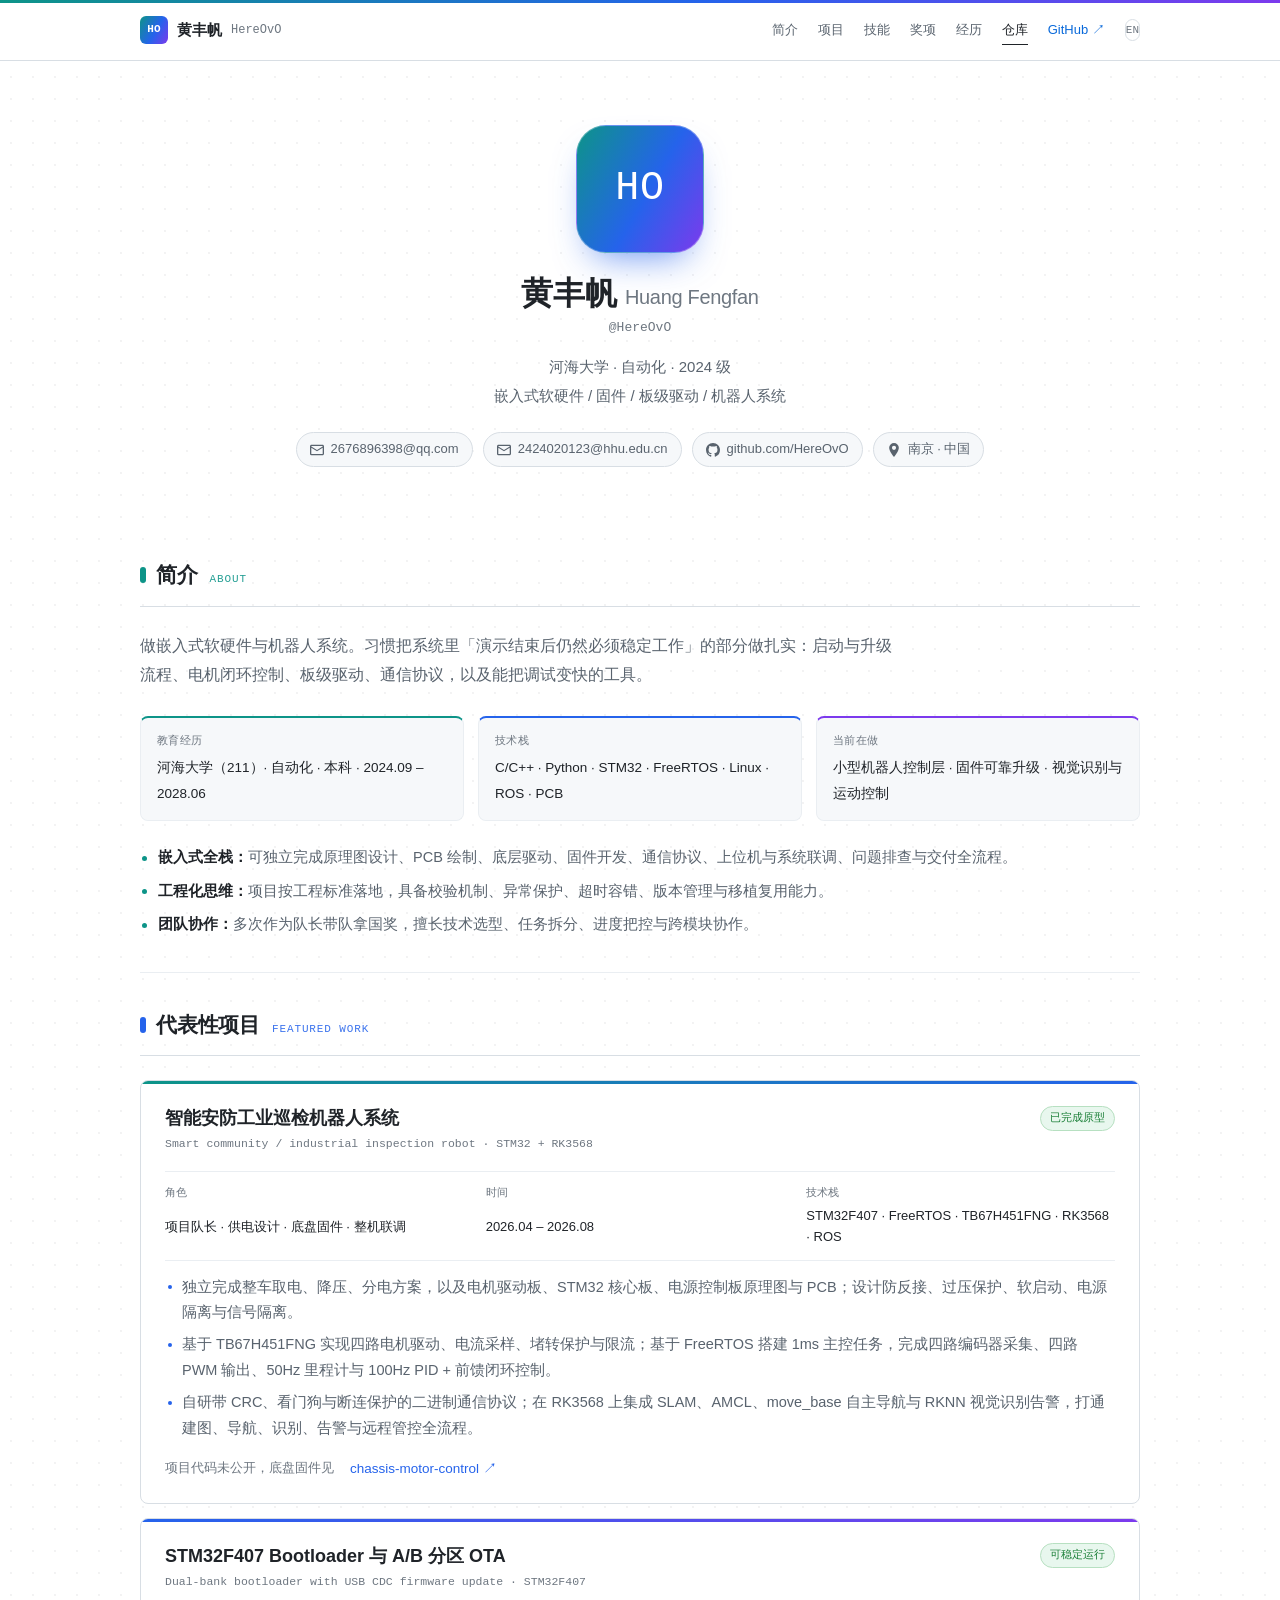
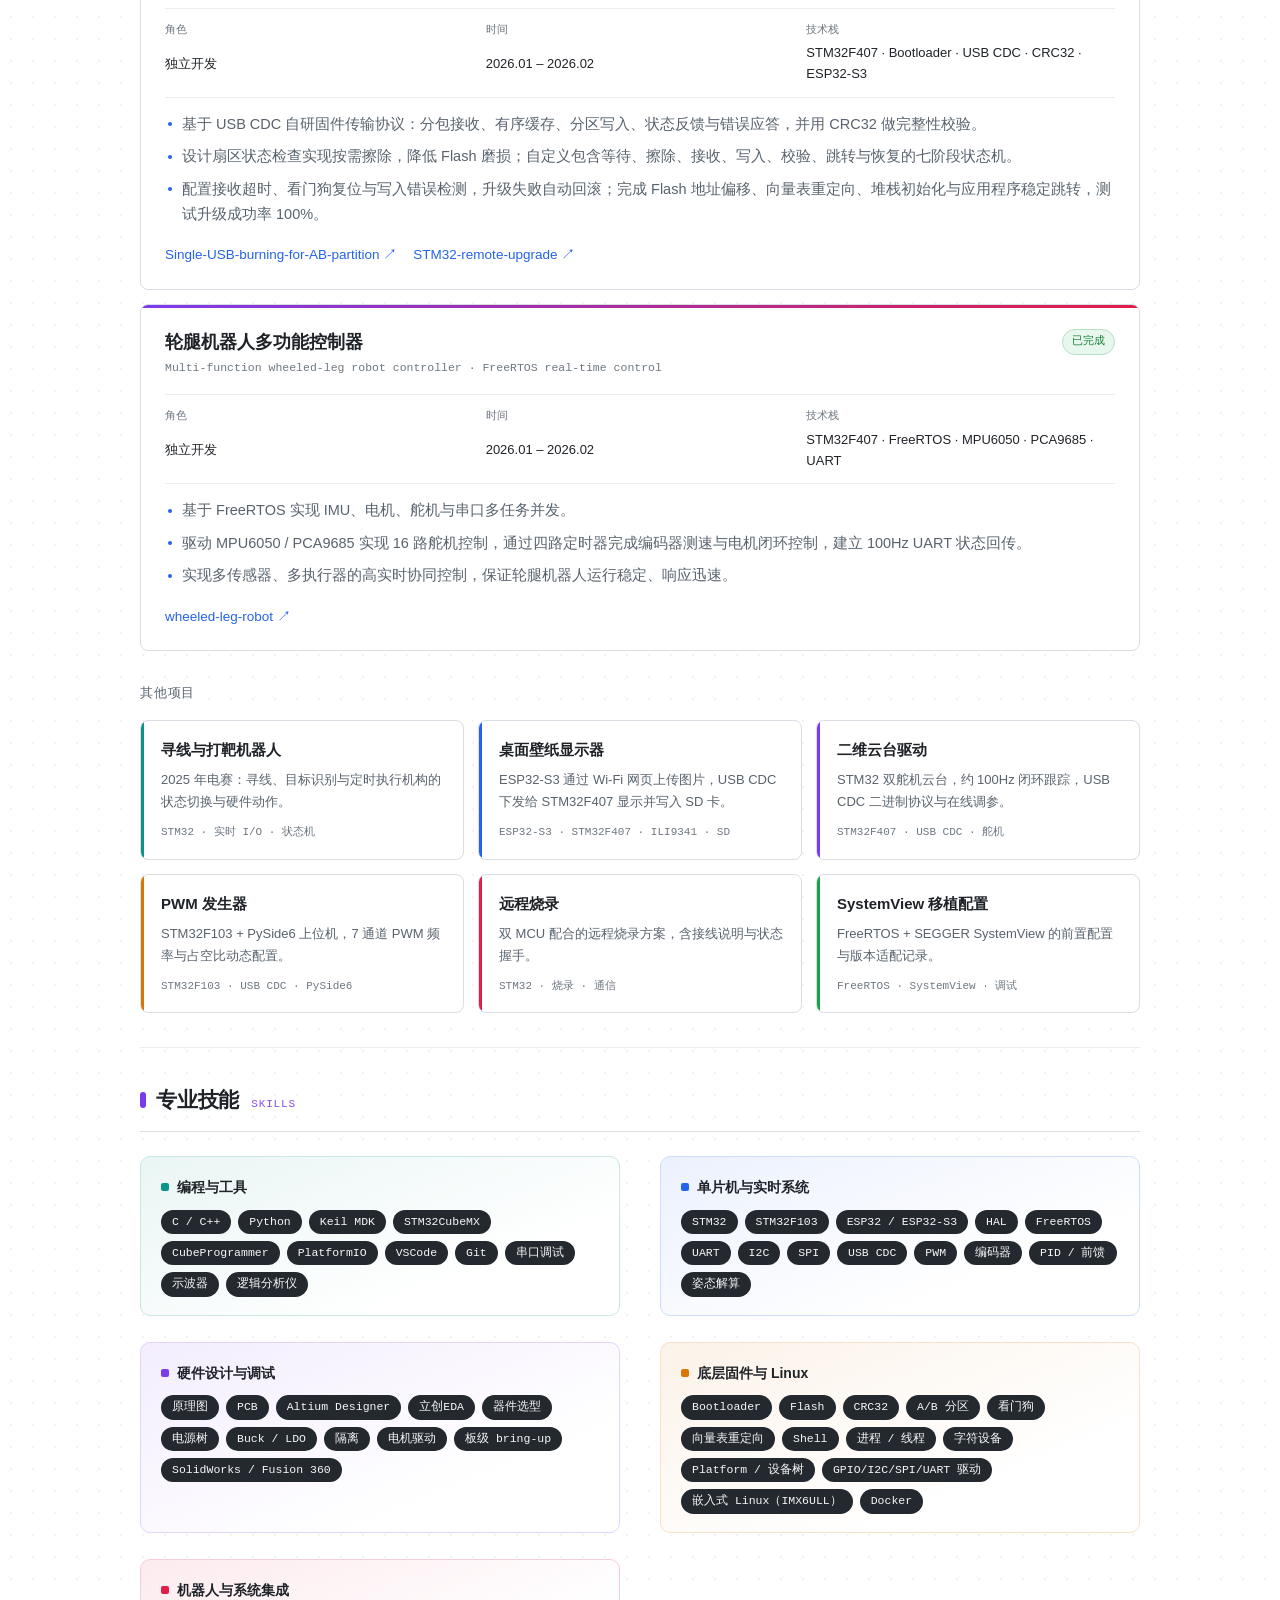
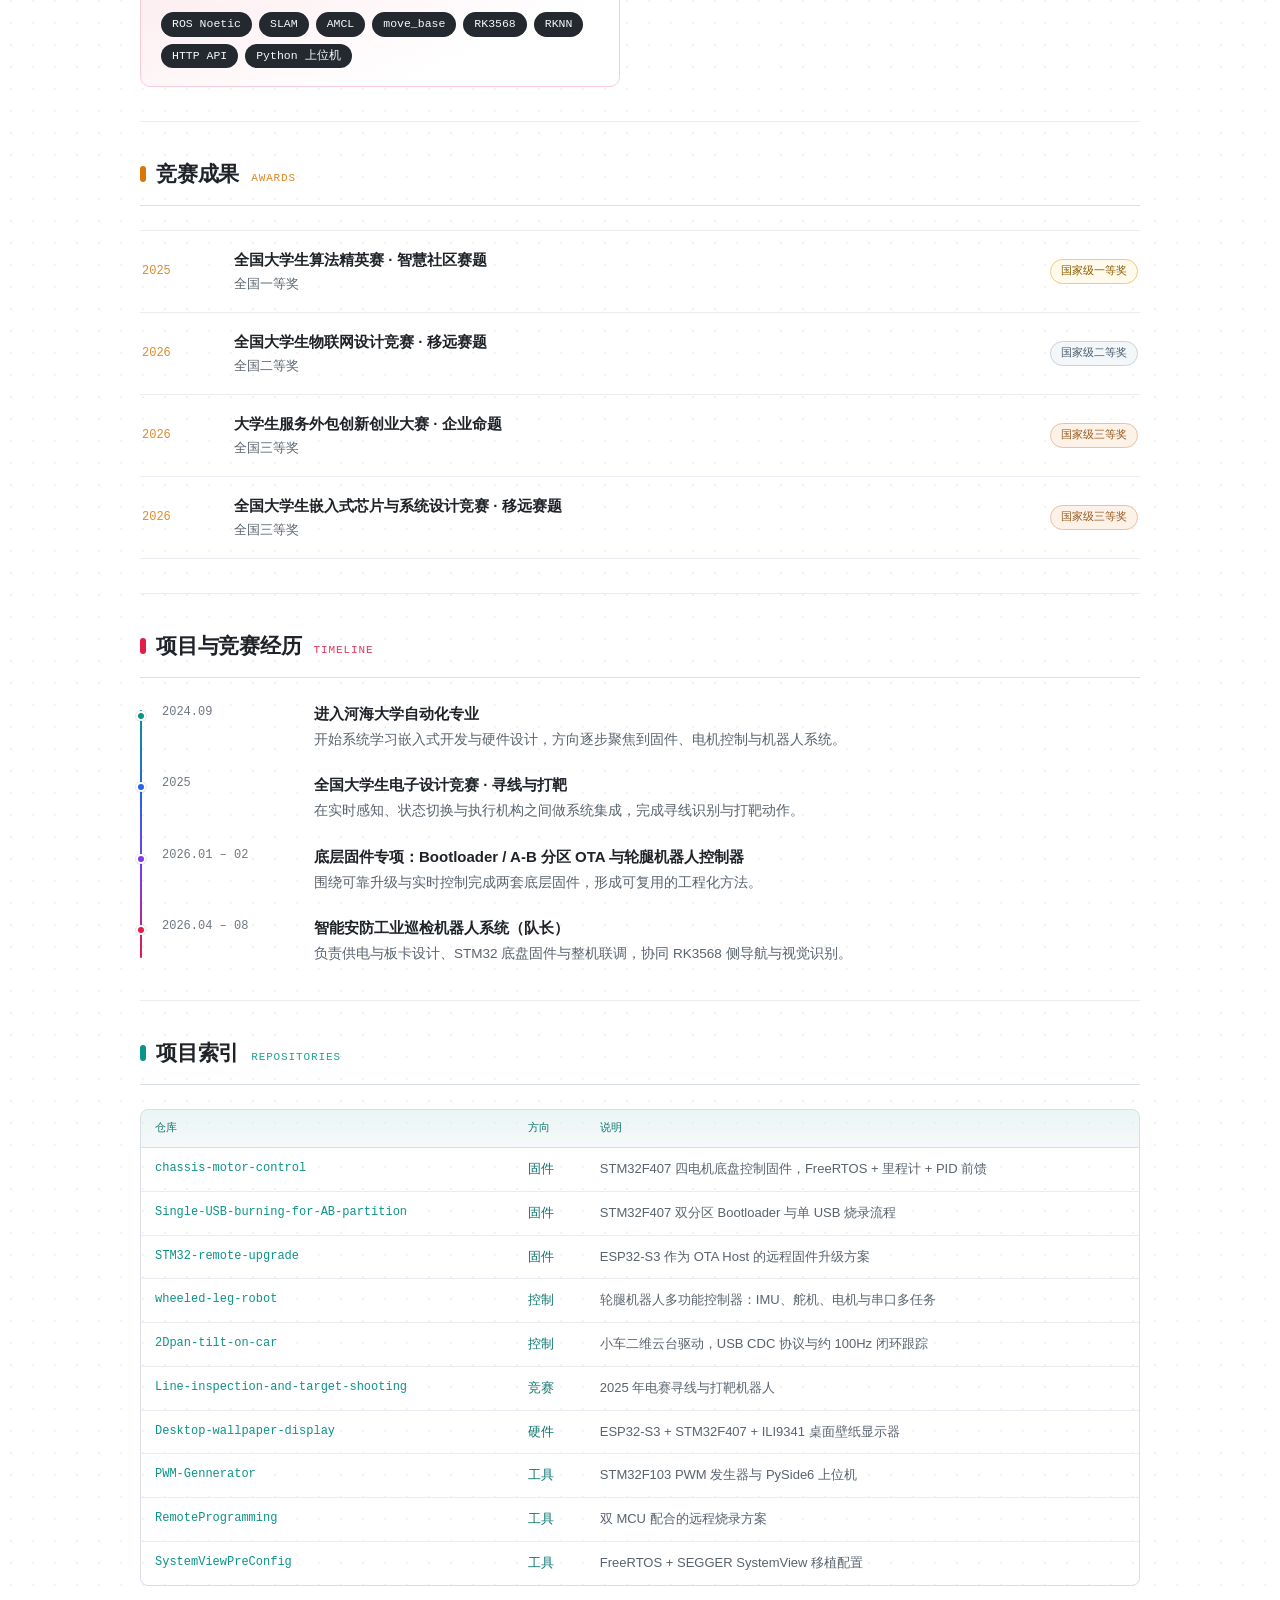
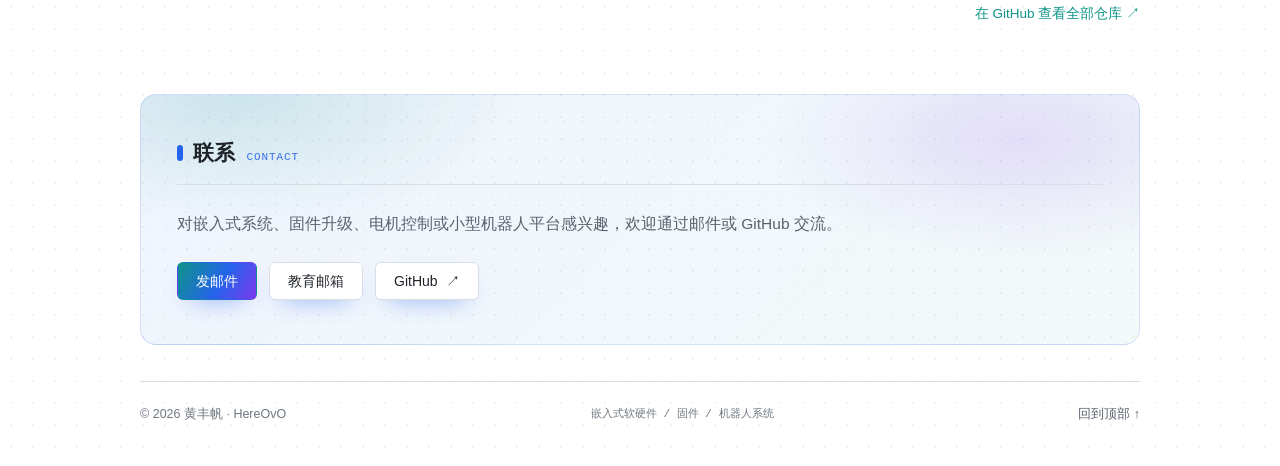
<file: index.html>
<!doctype html>
<html lang="zh-CN">
  <head>
    <meta charset="UTF-8" />
    <meta name="viewport" content="width=device-width, initial-scale=1" />
    <title>黄丰帆 / HereOvO — 嵌入式软硬件与机器人系统</title>
    <meta
      name="description"
      content="黄丰帆（HereOvO），河海大学自动化专业本科生，方向为嵌入式软硬件、固件与机器人系统：STM32、FreeRTOS、Bootloader 与 OTA、电机控制、ROS 与 RK3568。"
    />
    <meta name="theme-color" content="#ffffff" />
    <link rel="canonical" href="https://hereovo.github.io/" />
    <link rel="alternate" hreflang="zh-CN" href="https://hereovo.github.io/" />
    <link rel="alternate" hreflang="en" href="https://hereovo.github.io/en/" />
    <link rel="alternate" hreflang="x-default" href="https://hereovo.github.io/" />
    <link rel="icon" href="assets/favicon.svg" type="image/svg+xml" />

    <meta property="og:type" content="profile" />
    <meta property="og:title" content="黄丰帆 / HereOvO — 嵌入式软硬件与机器人系统" />
    <meta
      property="og:description"
      content="河海大学自动化 2024 级｜嵌入式软硬件、固件与机器人系统。项目：智能安防巡检机器人、STM32 Bootloader 与 A/B 分区 OTA、轮腿机器人控制器。"
    />
    <meta property="og:url" content="https://hereovo.github.io/" />
    <meta property="og:image" content="https://hereovo.github.io/assets/og-cover.png" />
    <meta property="og:image:width" content="1200" />
    <meta property="og:image:height" content="630" />
    <meta property="og:locale" content="zh_CN" />
    <meta property="og:locale:alternate" content="en_US" />
    <meta name="twitter:card" content="summary_large_image" />
    <meta name="twitter:image" content="https://hereovo.github.io/assets/og-cover.png" />

    <link rel="stylesheet" href="styles.css" />
    <script type="application/ld+json">
      {
        "@context": "https://schema.org",
        "@type": "Person",
        "name": "黄丰帆",
        "alternateName": "HereOvO",
        "url": "https://hereovo.github.io/",
        "email": "mailto:2676896398@qq.com",
        "jobTitle": "嵌入式软硬件开发",
        "alumniOf": {
          "@type": "CollegeOrUniversity",
          "name": "河海大学"
        },
        "sameAs": ["https://github.com/HereOvO"],
        "knowsAbout": [
          "Embedded Systems",
          "STM32",
          "FreeRTOS",
          "Bootloader",
          "OTA",
          "Motor Control",
          "PCB Design",
          "ROS",
          "RK3568"
        ]
      }
    </script>
  </head>
  <body>
    <a class="skip-link" href="#main">跳到主要内容</a>

    <header class="topbar">
      <div class="topbar-inner">
        <a class="topbar-brand" href="#top">
          <span class="brand-mark">HO</span>
          <span class="brand-name">黄丰帆</span>
          <span class="brand-handle">HereOvO</span>
        </a>
        <nav class="topnav" aria-label="主导航">
          <a href="#about">简介</a>
          <a href="#work">项目</a>
          <a href="#skills">技能</a>
          <a href="#awards">奖项</a>
          <a href="#timeline">经历</a>
          <a href="#index">仓库</a>
          <a class="topnav-github" href="https://github.com/HereOvO" target="_blank" rel="noreferrer">GitHub<span aria-hidden="true"> ↗</span></a>
          <a class="topnav-lang" href="en/" hreflang="en" lang="en">EN</a>
        </nav>
      </div>
    </header>

    <main id="main">
      <!-- 个人资料 -->
      <section class="profile" id="top">
        <div class="avatar avatar-mark" role="img" aria-label="黄丰帆（HereOvO）的字母标">HO</div>
        <h1>黄丰帆 <span class="h1-en">Huang Fengfan</span></h1>
        <p class="handle">@HereOvO</p>
        <p class="tagline">
          河海大学 · 自动化 · 2024 级<br />
          嵌入式软硬件 / 固件 / 板级驱动 / 机器人系统
        </p>
        <div class="profile-links">
          <a class="pill" href="mailto:2676896398@qq.com">
            <svg viewBox="0 0 16 16" aria-hidden="true"><path d="M1.75 2h12.5c.97 0 1.75.78 1.75 1.75v8.5c0 .97-.78 1.75-1.75 1.75H1.75A1.75 1.75 0 0 1 0 12.25v-8.5C0 2.78.78 2 1.75 2Zm0 1.5a.25.25 0 0 0-.25.25v.28l6.5 3.9 6.5-3.9v-.28a.25.25 0 0 0-.25-.25ZM14.5 5.55 8 9.45l-6.5-3.9v6.7c0 .14.11.25.25.25h12.5a.25.25 0 0 0 .25-.25v-6.7Z"/></svg>
            2676896398@qq.com
          </a>
          <a class="pill" href="mailto:2424020123@hhu.edu.cn">
            <svg viewBox="0 0 16 16" aria-hidden="true"><path d="M1.75 2h12.5c.97 0 1.75.78 1.75 1.75v8.5c0 .97-.78 1.75-1.75 1.75H1.75A1.75 1.75 0 0 1 0 12.25v-8.5C0 2.78.78 2 1.75 2Zm0 1.5a.25.25 0 0 0-.25.25v.28l6.5 3.9 6.5-3.9v-.28a.25.25 0 0 0-.25-.25ZM14.5 5.55 8 9.45l-6.5-3.9v6.7c0 .14.11.25.25.25h12.5a.25.25 0 0 0 .25-.25v-6.7Z"/></svg>
            2424020123@hhu.edu.cn
          </a>
          <a class="pill" href="https://github.com/HereOvO" target="_blank" rel="noreferrer">
            <svg viewBox="0 0 16 16" aria-hidden="true"><path d="M8 0C3.58 0 0 3.58 0 8c0 3.54 2.29 6.53 5.47 7.59.4.07.55-.17.55-.38 0-.19-.01-.82-.01-1.49-2.01.37-2.53-.49-2.69-.94-.09-.23-.48-.94-.82-1.13-.28-.15-.68-.52-.01-.53.63-.01 1.08.58 1.23.82.72 1.21 1.87.87 2.33.66.07-.52.28-.87.51-1.07-1.78-.2-3.64-.89-3.64-3.95 0-.87.31-1.59.82-2.15-.08-.2-.36-1.02.08-2.12 0 0 .67-.21 2.2.82a7.4 7.4 0 0 1 2-.27c.68 0 1.36.09 2 .27 1.53-1.04 2.2-.82 2.2-.82.44 1.1.16 1.92.08 2.12.51.56.82 1.27.82 2.15 0 3.07-1.87 3.75-3.65 3.95.29.25.54.73.54 1.48 0 1.07-.01 1.93-.01 2.2 0 .21.15.46.55.38A8.01 8.01 0 0 0 16 8c0-4.42-3.58-8-8-8Z"/></svg>
            github.com/HereOvO
          </a>
          <span class="pill pill-static">
            <svg viewBox="0 0 16 16" aria-hidden="true"><path d="M8 0a5.53 5.53 0 0 0-5.53 5.53c0 3.9 4.86 9.68 5.06 9.93a.62.62 0 0 0 .94 0c.2-.25 5.06-6.03 5.06-9.93A5.53 5.53 0 0 0 8 0Zm0 7.9a2.37 2.37 0 1 1 0-4.74 2.37 2.37 0 0 1 0 4.74Z"/></svg>
            南京 · 中国
          </span>
        </div>
      </section>

      <!-- 简介 -->
      <section class="section" id="about">
        <div class="section-head">
          <h2>简介</h2>
          <span class="section-en">About</span>
        </div>
        <p class="lede">
          做嵌入式软硬件与机器人系统。习惯把系统里「演示结束后仍然必须稳定工作」的部分做扎实：启动与升级流程、电机闭环控制、板级驱动、通信协议，以及能把调试变快的工具。
        </p>
        <div class="facts">
          <div class="fact">
            <span class="fact-label">教育经历</span>
            <span class="fact-value">河海大学（211）· 自动化 · 本科 · 2024.09 – 2028.06</span>
          </div>
          <div class="fact">
            <span class="fact-label">技术栈</span>
            <span class="fact-value">C/C++ · Python · STM32 · FreeRTOS · Linux · ROS · PCB</span>
          </div>
          <div class="fact">
            <span class="fact-label">当前在做</span>
            <span class="fact-value">小型机器人控制层 · 固件可靠升级 · 视觉识别与运动控制</span>
          </div>
        </div>
        <ul class="strengths">
          <li><strong>嵌入式全栈：</strong>可独立完成原理图设计、PCB 绘制、底层驱动、固件开发、通信协议、上位机与系统联调、问题排查与交付全流程。</li>
          <li><strong>工程化思维：</strong>项目按工程标准落地，具备校验机制、异常保护、超时容错、版本管理与移植复用能力。</li>
          <li><strong>团队协作：</strong>多次作为队长带队拿国奖，擅长技术选型、任务拆分、进度把控与跨模块协作。</li>
        </ul>
      </section>

      <!-- 代表项目 -->
      <section class="section" id="work">
        <div class="section-head">
          <h2>代表性项目</h2>
          <span class="section-en">Featured Work</span>
        </div>

        <article class="project">
          <div class="project-head">
            <h3>智能安防工业巡检机器人系统</h3>
            <span class="status status-done">已完成原型</span>
          </div>
          <p class="project-en">Smart community / industrial inspection robot · STM32 + RK3568</p>
          <dl class="project-meta">
            <div><dt>角色</dt><dd>项目队长 · 供电设计 · 底盘固件 · 整机联调</dd></div>
            <div><dt>时间</dt><dd>2026.04 – 2026.08</dd></div>
            <div><dt>技术栈</dt><dd>STM32F407 · FreeRTOS · TB67H451FNG · RK3568 · ROS</dd></div>
          </dl>
          <ul class="project-points">
            <li>独立完成整车取电、降压、分电方案，以及电机驱动板、STM32 核心板、电源控制板原理图与 PCB；设计防反接、过压保护、软启动、电源隔离与信号隔离。</li>
            <li>基于 TB67H451FNG 实现四路电机驱动、电流采样、堵转保护与限流；基于 FreeRTOS 搭建 1ms 主控任务，完成四路编码器采集、四路 PWM 输出、50Hz 里程计与 100Hz PID + 前馈闭环控制。</li>
            <li>自研带 CRC、看门狗与断连保护的二进制通信协议；在 RK3568 上集成 SLAM、AMCL、move_base 自主导航与 RKNN 视觉识别告警，打通建图、导航、识别、告警与远程管控全流程。</li>
          </ul>
          <p class="project-links">
            <span class="note">项目代码未公开，底盘固件见</span>
            <a href="https://github.com/HereOvO/chassis-motor-control" target="_blank" rel="noreferrer">chassis-motor-control<span aria-hidden="true"> ↗</span></a>
          </p>
        </article>

        <article class="project">
          <div class="project-head">
            <h3>STM32F407 Bootloader 与 A/B 分区 OTA</h3>
            <span class="status status-done">可稳定运行</span>
          </div>
          <p class="project-en">Dual-bank bootloader with USB CDC firmware update · STM32F407</p>
          <dl class="project-meta">
            <div><dt>角色</dt><dd>独立开发</dd></div>
            <div><dt>时间</dt><dd>2026.01 – 2026.02</dd></div>
            <div><dt>技术栈</dt><dd>STM32F407 · Bootloader · USB CDC · CRC32 · ESP32-S3</dd></div>
          </dl>
          <ul class="project-points">
            <li>基于 USB CDC 自研固件传输协议：分包接收、有序缓存、分区写入、状态反馈与错误应答，并用 CRC32 做完整性校验。</li>
            <li>设计扇区状态检查实现按需擦除，降低 Flash 磨损；自定义包含等待、擦除、接收、写入、校验、跳转与恢复的七阶段状态机。</li>
            <li>配置接收超时、看门狗复位与写入错误检测，升级失败自动回滚；完成 Flash 地址偏移、向量表重定向、堆栈初始化与应用程序稳定跳转，测试升级成功率 100%。</li>
          </ul>
          <p class="project-links">
            <a href="https://github.com/HereOvO/Single-USB-burning-for-AB-partition" target="_blank" rel="noreferrer">Single-USB-burning-for-AB-partition<span aria-hidden="true"> ↗</span></a>
            <a href="https://github.com/HereOvO/STM32-remote-upgrade" target="_blank" rel="noreferrer">STM32-remote-upgrade<span aria-hidden="true"> ↗</span></a>
          </p>
        </article>

        <article class="project">
          <div class="project-head">
            <h3>轮腿机器人多功能控制器</h3>
            <span class="status status-done">已完成</span>
          </div>
          <p class="project-en">Multi-function wheeled-leg robot controller · FreeRTOS real-time control</p>
          <dl class="project-meta">
            <div><dt>角色</dt><dd>独立开发</dd></div>
            <div><dt>时间</dt><dd>2026.01 – 2026.02</dd></div>
            <div><dt>技术栈</dt><dd>STM32F407 · FreeRTOS · MPU6050 · PCA9685 · UART</dd></div>
          </dl>
          <ul class="project-points">
            <li>基于 FreeRTOS 实现 IMU、电机、舵机与串口多任务并发。</li>
            <li>驱动 MPU6050 / PCA9685 实现 16 路舵机控制，通过四路定时器完成编码器测速与电机闭环控制，建立 100Hz UART 状态回传。</li>
            <li>实现多传感器、多执行器的高实时协同控制，保证轮腿机器人运行稳定、响应迅速。</li>
          </ul>
          <p class="project-links">
            <a href="https://github.com/HereOvO/wheeled-leg-robot" target="_blank" rel="noreferrer">wheeled-leg-robot<span aria-hidden="true"> ↗</span></a>
          </p>
        </article>

        <div class="section-subhead">
          <h3>其他项目</h3>
        </div>
        <div class="card-grid">
          <a class="mini-card" href="https://github.com/HereOvO/Line-inspection-and-target-shooting" target="_blank" rel="noreferrer">
            <h4>寻线与打靶机器人</h4>
            <p>2025 年电赛：寻线、目标识别与定时执行机构的状态切换与硬件动作。</p>
            <span class="mini-tags">STM32 · 实时 I/O · 状态机</span>
          </a>
          <a class="mini-card" href="https://github.com/HereOvO/Desktop-wallpaper-display" target="_blank" rel="noreferrer">
            <h4>桌面壁纸显示器</h4>
            <p>ESP32-S3 通过 Wi-Fi 网页上传图片，USB CDC 下发给 STM32F407 显示并写入 SD 卡。</p>
            <span class="mini-tags">ESP32-S3 · STM32F407 · ILI9341 · SD</span>
          </a>
          <a class="mini-card" href="https://github.com/HereOvO/2Dpan-tilt-on-car" target="_blank" rel="noreferrer">
            <h4>二维云台驱动</h4>
            <p>STM32 双舵机云台，约 100Hz 闭环跟踪，USB CDC 二进制协议与在线调参。</p>
            <span class="mini-tags">STM32F407 · USB CDC · 舵机</span>
          </a>
          <a class="mini-card" href="https://github.com/HereOvO/PWM-Gennerator" target="_blank" rel="noreferrer">
            <h4>PWM 发生器</h4>
            <p>STM32F103 + PySide6 上位机，7 通道 PWM 频率与占空比动态配置。</p>
            <span class="mini-tags">STM32F103 · USB CDC · PySide6</span>
          </a>
          <a class="mini-card" href="https://github.com/HereOvO/RemoteProgramming" target="_blank" rel="noreferrer">
            <h4>远程烧录</h4>
            <p>双 MCU 配合的远程烧录方案，含接线说明与状态握手。</p>
            <span class="mini-tags">STM32 · 烧录 · 通信</span>
          </a>
          <a class="mini-card" href="https://github.com/HereOvO/SystemViewPreConfig" target="_blank" rel="noreferrer">
            <h4>SystemView 移植配置</h4>
            <p>FreeRTOS + SEGGER SystemView 的前置配置与版本适配记录。</p>
            <span class="mini-tags">FreeRTOS · SystemView · 调试</span>
          </a>
        </div>
      </section>

      <!-- 技能 -->
      <section class="section" id="skills">
        <div class="section-head">
          <h2>专业技能</h2>
          <span class="section-en">Skills</span>
        </div>
        <div class="skill-grid">
          <div class="skill-group">
            <h3>编程与工具</h3>
            <div class="chips chips-dark">
              <span class="tag">C / C++</span>
              <span class="tag">Python</span>
              <span class="tag">Keil MDK</span>
              <span class="tag">STM32CubeMX</span>
              <span class="tag">CubeProgrammer</span>
              <span class="tag">PlatformIO</span>
              <span class="tag">VSCode</span>
              <span class="tag">Git</span>
              <span class="tag">串口调试</span>
              <span class="tag">示波器</span>
              <span class="tag">逻辑分析仪</span>
            </div>
          </div>
          <div class="skill-group">
            <h3>单片机与实时系统</h3>
            <div class="chips chips-dark">
              <span class="tag">STM32</span>
              <span class="tag">STM32F103</span>
              <span class="tag">ESP32 / ESP32-S3</span>
              <span class="tag">HAL</span>
              <span class="tag">FreeRTOS</span>
              <span class="tag">UART</span>
              <span class="tag">I2C</span>
              <span class="tag">SPI</span>
              <span class="tag">USB CDC</span>
              <span class="tag">PWM</span>
              <span class="tag">编码器</span>
              <span class="tag">PID / 前馈</span>
              <span class="tag">姿态解算</span>
            </div>
          </div>
          <div class="skill-group">
            <h3>硬件设计与调试</h3>
            <div class="chips chips-dark">
              <span class="tag">原理图</span>
              <span class="tag">PCB</span>
              <span class="tag">Altium Designer</span>
              <span class="tag">立创EDA</span>
              <span class="tag">器件选型</span>
              <span class="tag">电源树</span>
              <span class="tag">Buck / LDO</span>
              <span class="tag">隔离</span>
              <span class="tag">电机驱动</span>
              <span class="tag">板级 bring-up</span>
              <span class="tag">SolidWorks / Fusion 360</span>
            </div>
          </div>
          <div class="skill-group">
            <h3>底层固件与 Linux</h3>
            <div class="chips chips-dark">
              <span class="tag">Bootloader</span>
              <span class="tag">Flash</span>
              <span class="tag">CRC32</span>
              <span class="tag">A/B 分区</span>
              <span class="tag">看门狗</span>
              <span class="tag">向量表重定向</span>
              <span class="tag">Shell</span>
              <span class="tag">进程 / 线程</span>
              <span class="tag">字符设备</span>
              <span class="tag">Platform / 设备树</span>
              <span class="tag">GPIO/I2C/SPI/UART 驱动</span>
              <span class="tag">嵌入式 Linux（IMX6ULL）</span>
              <span class="tag">Docker</span>
            </div>
          </div>
          <div class="skill-group">
            <h3>机器人与系统集成</h3>
            <div class="chips chips-dark">
              <span class="tag">ROS Noetic</span>
              <span class="tag">SLAM</span>
              <span class="tag">AMCL</span>
              <span class="tag">move_base</span>
              <span class="tag">RK3568</span>
              <span class="tag">RKNN</span>
              <span class="tag">HTTP API</span>
              <span class="tag">Python 上位机</span>
            </div>
          </div>
        </div>
      </section>

      <!-- 奖项 -->
      <section class="section" id="awards">
        <div class="section-head">
          <h2>竞赛成果</h2>
          <span class="section-en">Awards</span>
        </div>
        <ul class="award-list">
          <li class="award">
            <span class="award-year">2025</span>
            <div class="award-body">
              <h3>全国大学生算法精英赛 · 智慧社区赛题</h3>
              <p>全国一等奖</p>
            </div>
            <span class="award-level">国家级一等奖</span>
          </li>
          <li class="award">
            <span class="award-year">2026</span>
            <div class="award-body">
              <h3>全国大学生物联网设计竞赛 · 移远赛题</h3>
              <p>全国二等奖</p>
            </div>
            <span class="award-level">国家级二等奖</span>
          </li>
          <li class="award">
            <span class="award-year">2026</span>
            <div class="award-body">
              <h3>大学生服务外包创新创业大赛 · 企业命题</h3>
              <p>全国三等奖</p>
            </div>
            <span class="award-level">国家级三等奖</span>
          </li>
          <li class="award">
            <span class="award-year">2026</span>
            <div class="award-body">
              <h3>全国大学生嵌入式芯片与系统设计竞赛 · 移远赛题</h3>
              <p>全国三等奖</p>
            </div>
            <span class="award-level">国家级三等奖</span>
          </li>
        </ul>
      </section>

      <!-- 经历 -->
      <section class="section" id="timeline">
        <div class="section-head">
          <h2>项目与竞赛经历</h2>
          <span class="section-en">Timeline</span>
        </div>
        <ol class="timeline">
          <li>
            <span class="timeline-date">2024.09</span>
            <div class="timeline-body">
              <h3>进入河海大学自动化专业</h3>
              <p>开始系统学习嵌入式开发与硬件设计，方向逐步聚焦到固件、电机控制与机器人系统。</p>
            </div>
          </li>
          <li>
            <span class="timeline-date">2025</span>
            <div class="timeline-body">
              <h3>全国大学生电子设计竞赛 · 寻线与打靶</h3>
              <p>在实时感知、状态切换与执行机构之间做系统集成，完成寻线识别与打靶动作。</p>
            </div>
          </li>
          <li>
            <span class="timeline-date">2026.01 – 02</span>
            <div class="timeline-body">
              <h3>底层固件专项：Bootloader / A-B 分区 OTA 与轮腿机器人控制器</h3>
              <p>围绕可靠升级与实时控制完成两套底层固件，形成可复用的工程化方法。</p>
            </div>
          </li>
          <li>
            <span class="timeline-date">2026.04 – 08</span>
            <div class="timeline-body">
              <h3>智能安防工业巡检机器人系统（队长）</h3>
              <p>负责供电与板卡设计、STM32 底盘固件与整机联调，协同 RK3568 侧导航与视觉识别。</p>
            </div>
          </li>
        </ol>
      </section>

      <!-- 仓库索引 -->
      <section class="section" id="index">
        <div class="section-head">
          <h2>项目索引</h2>
          <span class="section-en">Repositories</span>
        </div>
        <div class="table-wrap">
          <table class="repo-table">
            <thead>
              <tr>
                <th scope="col">仓库</th>
                <th scope="col">方向</th>
                <th scope="col">说明</th>
              </tr>
            </thead>
            <tbody>
              <tr>
                <td><a href="https://github.com/HereOvO/chassis-motor-control" target="_blank" rel="noreferrer">chassis-motor-control</a></td>
                <td>固件</td>
                <td>STM32F407 四电机底盘控制固件，FreeRTOS + 里程计 + PID 前馈</td>
              </tr>
              <tr>
                <td><a href="https://github.com/HereOvO/Single-USB-burning-for-AB-partition" target="_blank" rel="noreferrer">Single-USB-burning-for-AB-partition</a></td>
                <td>固件</td>
                <td>STM32F407 双分区 Bootloader 与单 USB 烧录流程</td>
              </tr>
              <tr>
                <td><a href="https://github.com/HereOvO/STM32-remote-upgrade" target="_blank" rel="noreferrer">STM32-remote-upgrade</a></td>
                <td>固件</td>
                <td>ESP32-S3 作为 OTA Host 的远程固件升级方案</td>
              </tr>
              <tr>
                <td><a href="https://github.com/HereOvO/wheeled-leg-robot" target="_blank" rel="noreferrer">wheeled-leg-robot</a></td>
                <td>控制</td>
                <td>轮腿机器人多功能控制器：IMU、舵机、电机与串口多任务</td>
              </tr>
              <tr>
                <td><a href="https://github.com/HereOvO/2Dpan-tilt-on-car" target="_blank" rel="noreferrer">2Dpan-tilt-on-car</a></td>
                <td>控制</td>
                <td>小车二维云台驱动，USB CDC 协议与约 100Hz 闭环跟踪</td>
              </tr>
              <tr>
                <td><a href="https://github.com/HereOvO/Line-inspection-and-target-shooting" target="_blank" rel="noreferrer">Line-inspection-and-target-shooting</a></td>
                <td>竞赛</td>
                <td>2025 年电赛寻线与打靶机器人</td>
              </tr>
              <tr>
                <td><a href="https://github.com/HereOvO/Desktop-wallpaper-display" target="_blank" rel="noreferrer">Desktop-wallpaper-display</a></td>
                <td>硬件</td>
                <td>ESP32-S3 + STM32F407 + ILI9341 桌面壁纸显示器</td>
              </tr>
              <tr>
                <td><a href="https://github.com/HereOvO/PWM-Gennerator" target="_blank" rel="noreferrer">PWM-Gennerator</a></td>
                <td>工具</td>
                <td>STM32F103 PWM 发生器与 PySide6 上位机</td>
              </tr>
              <tr>
                <td><a href="https://github.com/HereOvO/RemoteProgramming" target="_blank" rel="noreferrer">RemoteProgramming</a></td>
                <td>工具</td>
                <td>双 MCU 配合的远程烧录方案</td>
              </tr>
              <tr>
                <td><a href="https://github.com/HereOvO/SystemViewPreConfig" target="_blank" rel="noreferrer">SystemViewPreConfig</a></td>
                <td>工具</td>
                <td>FreeRTOS + SEGGER SystemView 移植配置</td>
              </tr>
            </tbody>
          </table>
        </div>
        <p class="section-tail">
          <a class="text-link" href="https://github.com/HereOvO?tab=repositories" target="_blank" rel="noreferrer">在 GitHub 查看全部仓库<span aria-hidden="true"> ↗</span></a>
        </p>
      </section>

      <!-- 联系 -->
      <section class="section" id="contact">
        <div class="section-head">
          <h2>联系</h2>
          <span class="section-en">Contact</span>
        </div>
        <p class="lede">
          对嵌入式系统、固件升级、电机控制或小型机器人平台感兴趣，欢迎通过邮件或 GitHub 交流。
        </p>
        <div class="contact-row">
          <a class="button" href="mailto:2676896398@qq.com">发邮件</a>
          <a class="button button-ghost" href="mailto:2424020123@hhu.edu.cn">教育邮箱</a>
          <a class="button button-ghost" href="https://github.com/HereOvO" target="_blank" rel="noreferrer">GitHub<span aria-hidden="true"> ↗</span></a>
        </div>
      </section>
    </main>

    <footer class="footer">
      <span>© <span id="year">2026</span> 黄丰帆 · HereOvO</span>
      <span class="footer-note">嵌入式软硬件 / 固件 / 机器人系统</span>
      <a href="#top">回到顶部 ↑</a>
    </footer>

    <script src="app.js"></script>
  </body>
</html>
</file>
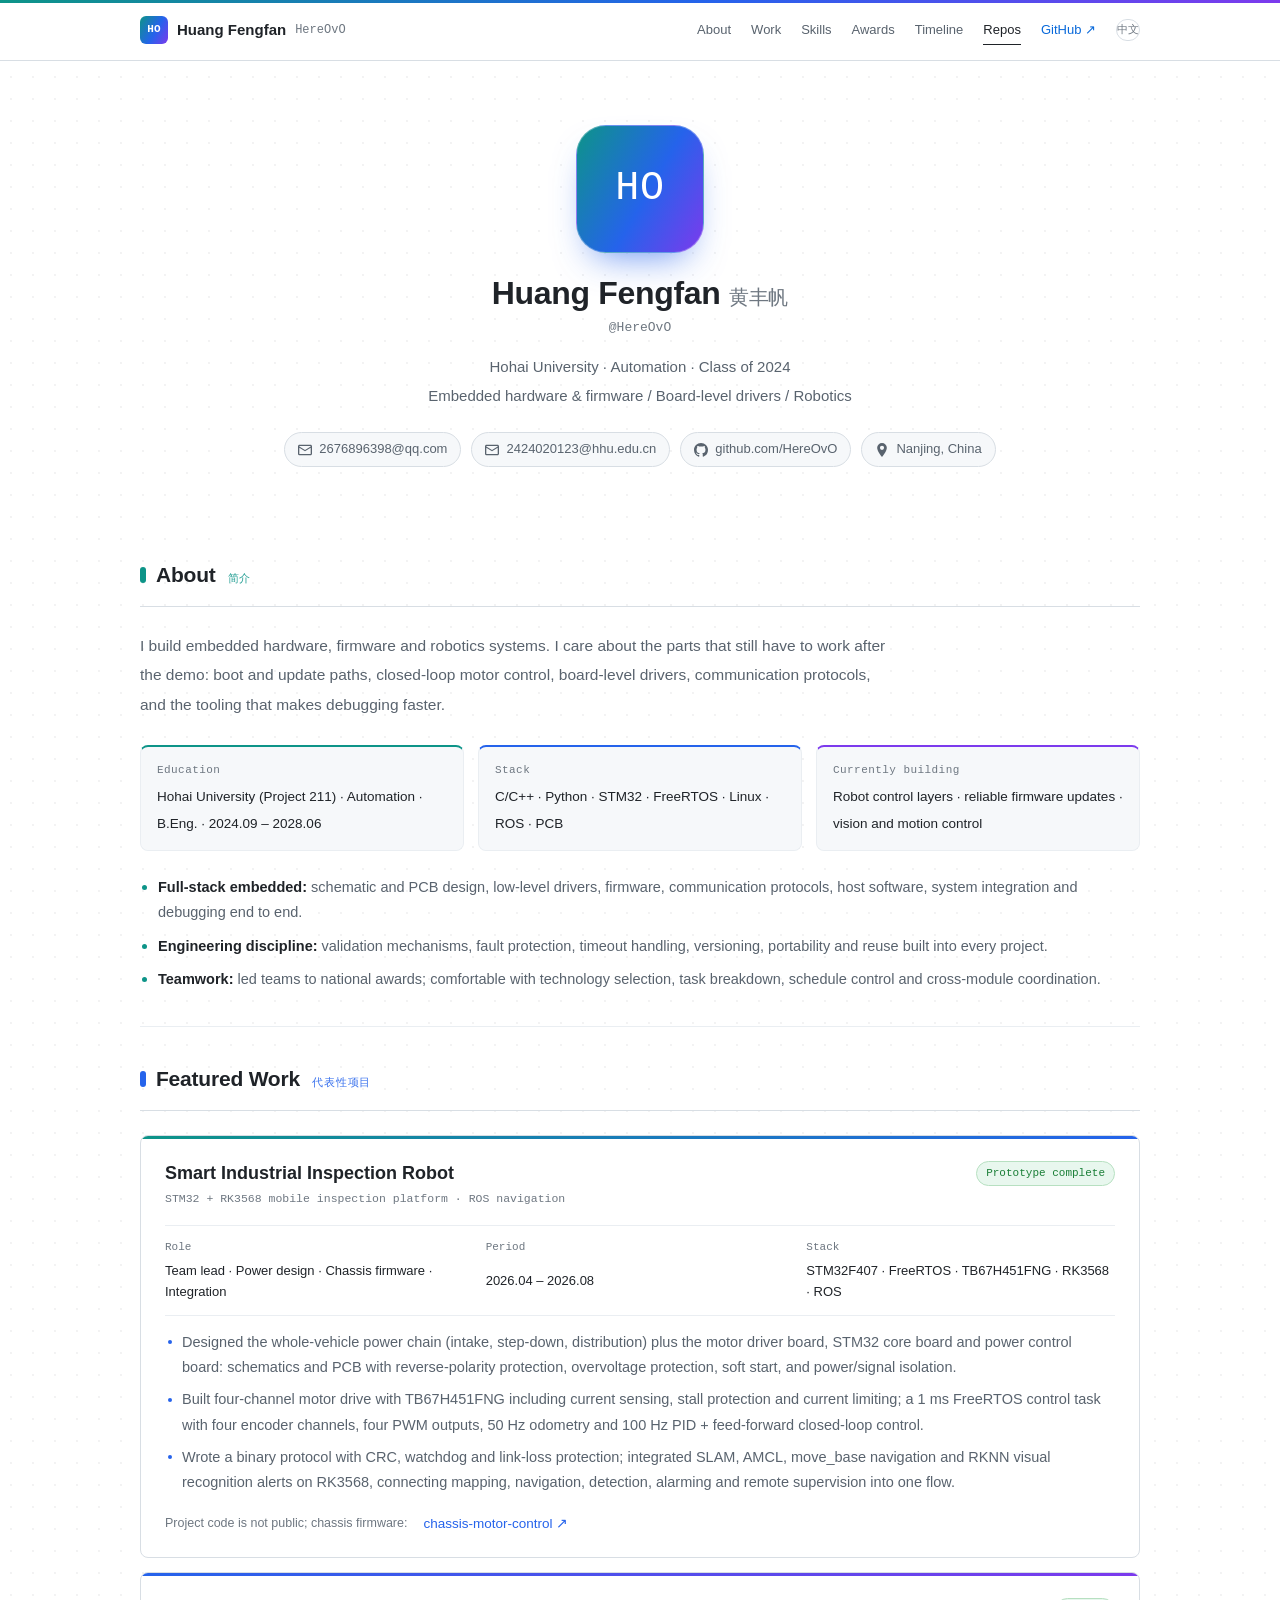
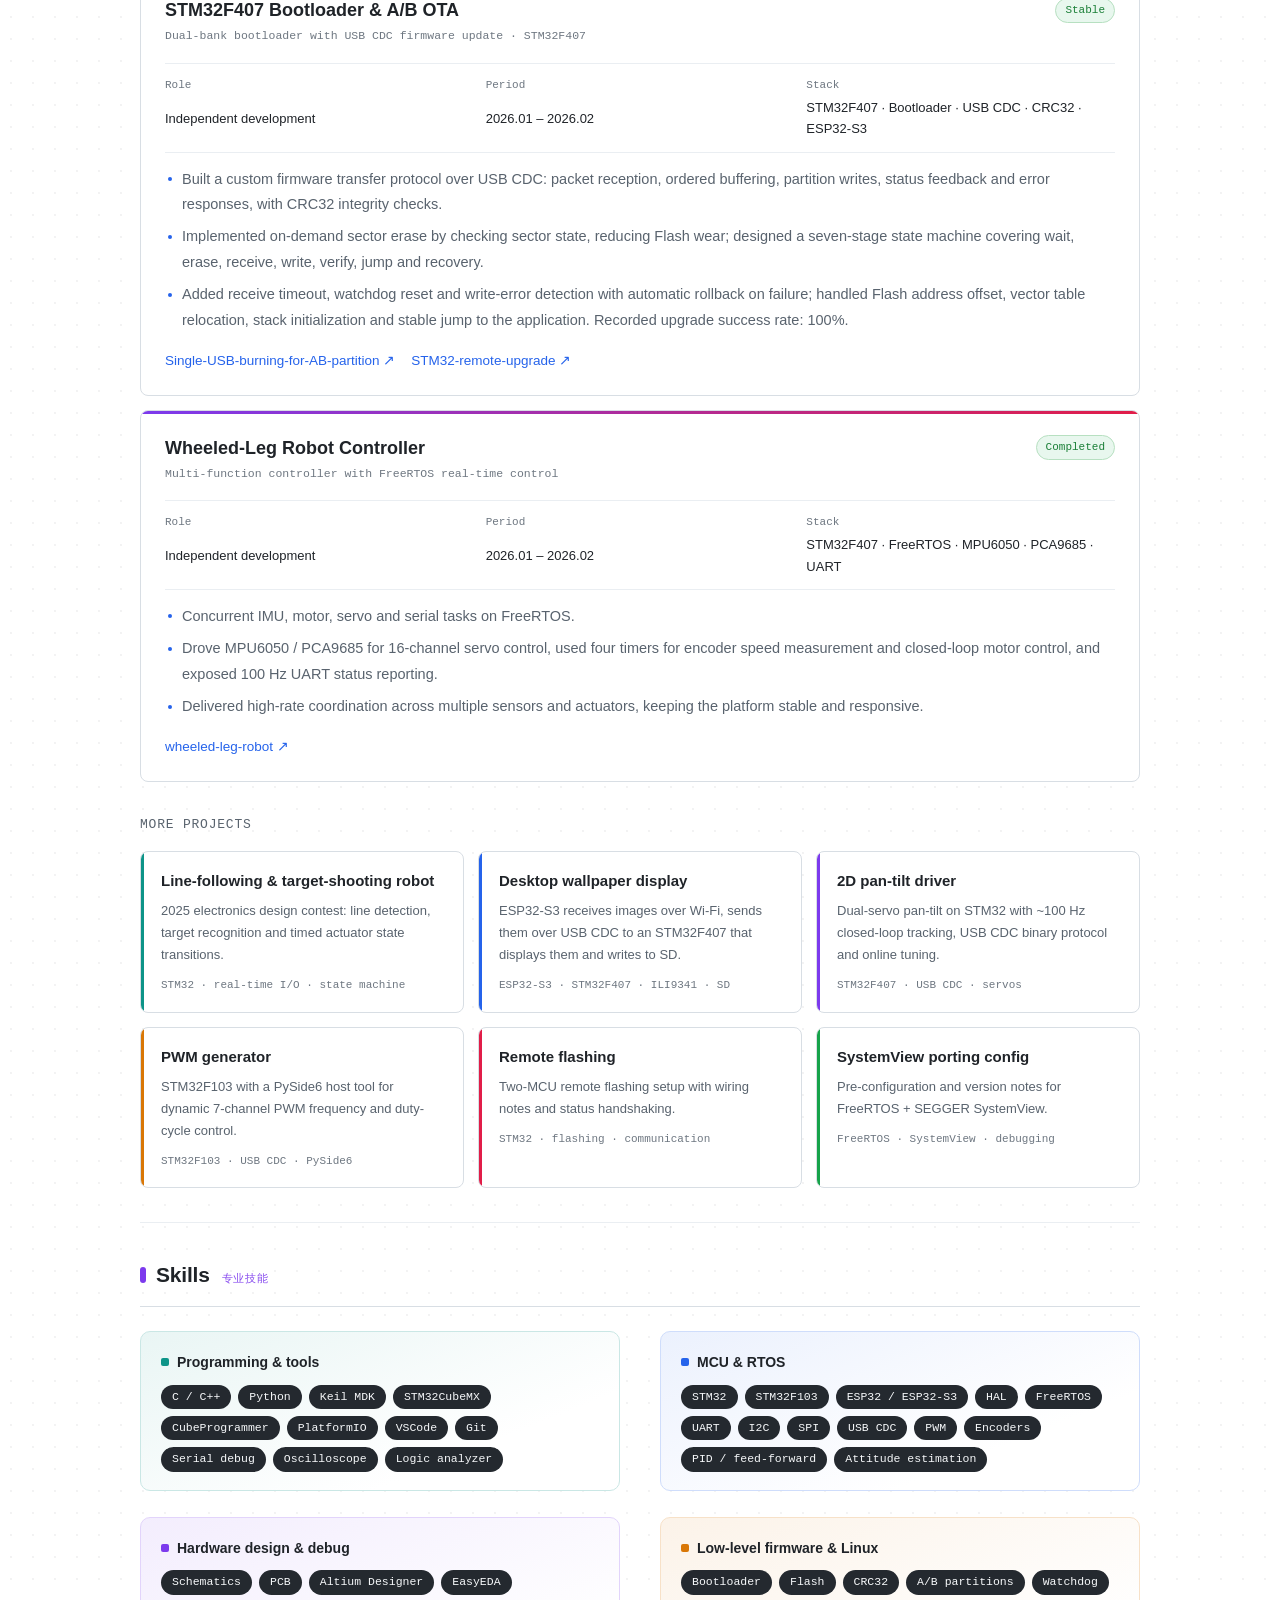
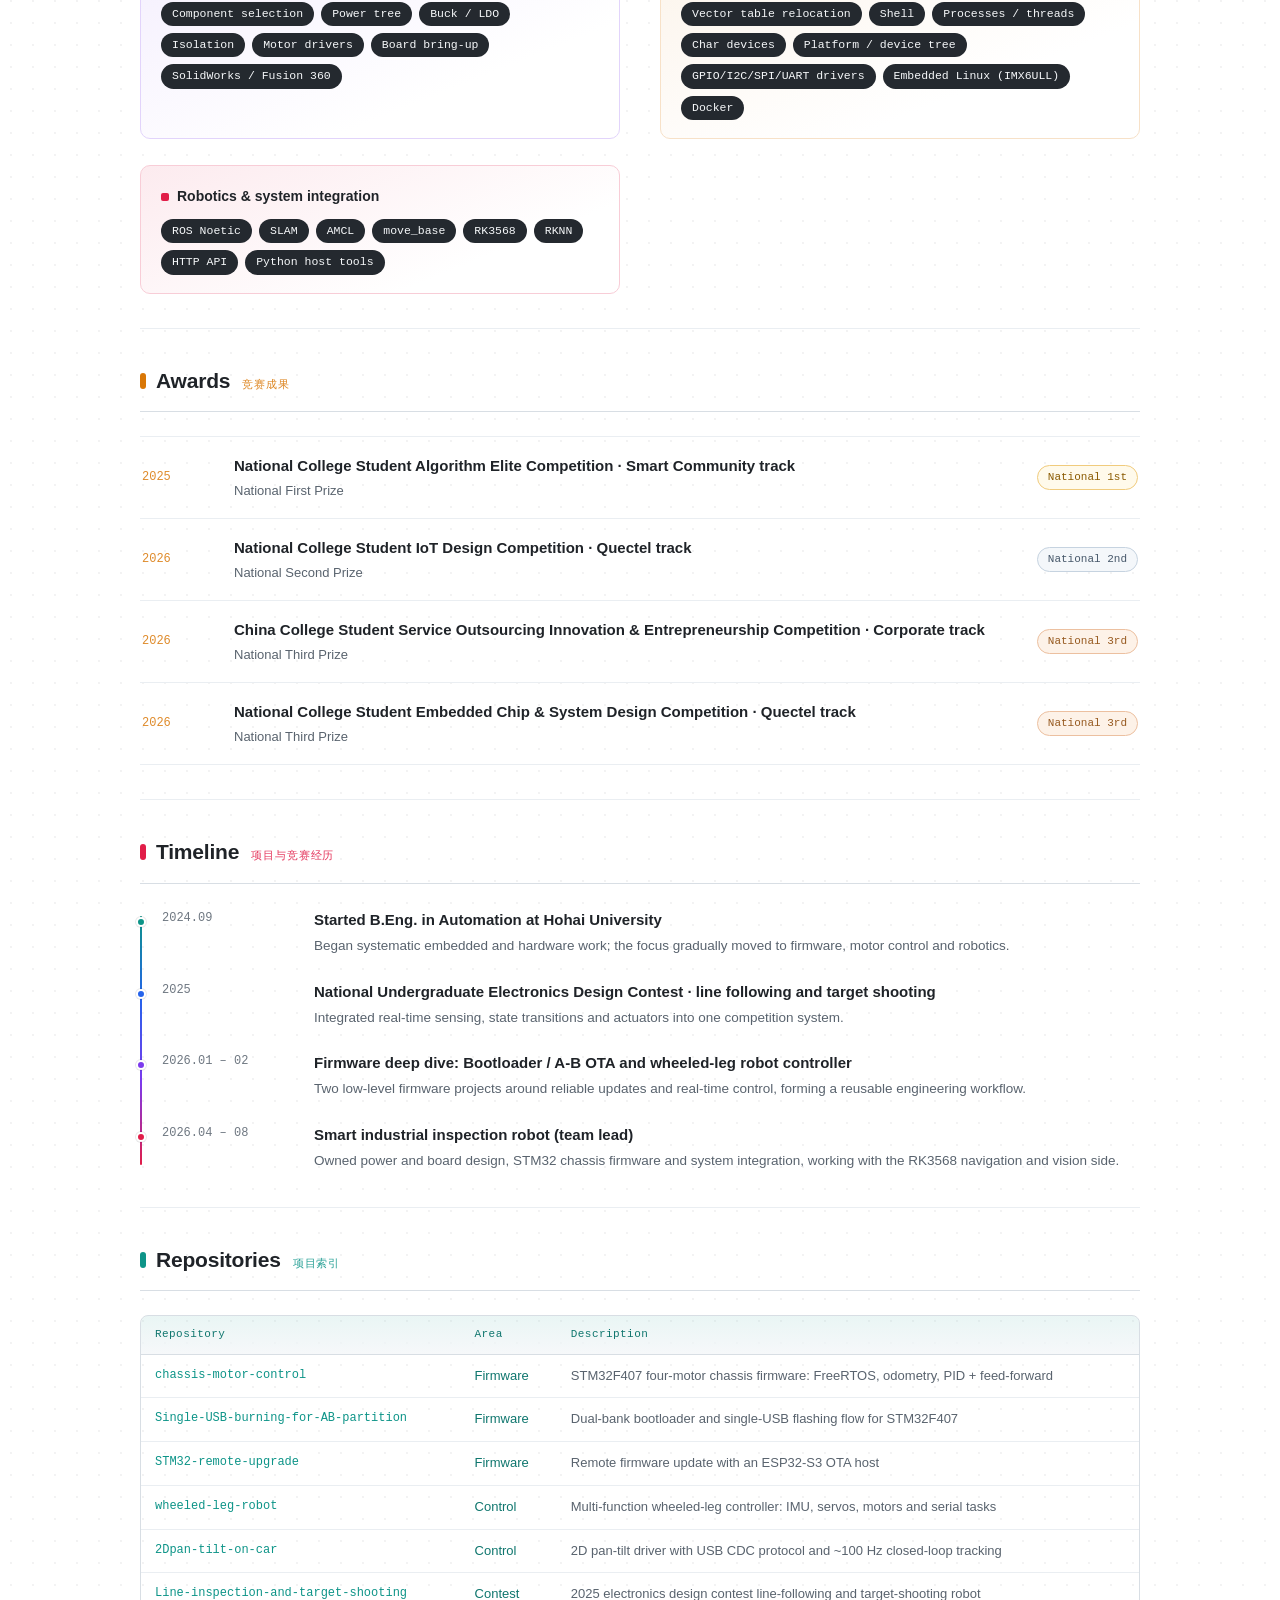
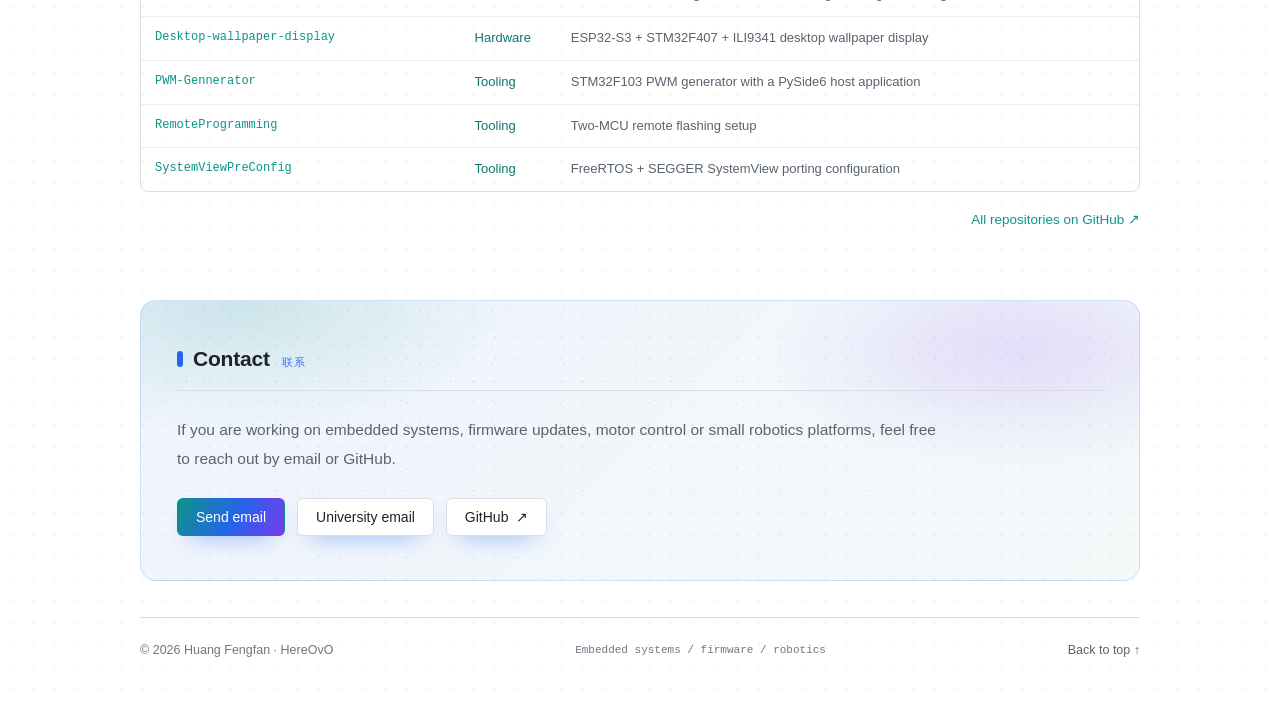
<file: en/index.html>
<!doctype html>
<html lang="en">
  <head>
    <meta charset="UTF-8" />
    <meta name="viewport" content="width=device-width, initial-scale=1" />
    <title>Huang Fengfan / HereOvO — Embedded Systems & Robotics</title>
    <meta
      name="description"
      content="Huang Fengfan (HereOvO), undergraduate in Automation at Hohai University. Embedded hardware and firmware, robotics systems: STM32, FreeRTOS, bootloader and OTA, motor control, ROS and RK3568."
    />
    <meta name="theme-color" content="#ffffff" />
    <link rel="canonical" href="https://hereovo.github.io/en/" />
    <link rel="alternate" hreflang="zh-CN" href="https://hereovo.github.io/" />
    <link rel="alternate" hreflang="en" href="https://hereovo.github.io/en/" />
    <link rel="alternate" hreflang="x-default" href="https://hereovo.github.io/" />
    <link rel="icon" href="../assets/favicon.svg" type="image/svg+xml" />

    <meta property="og:type" content="profile" />
    <meta property="og:title" content="Huang Fengfan / HereOvO — Embedded Systems & Robotics" />
    <meta
      property="og:description"
      content="Hohai University Automation, class of 2024. Embedded hardware, firmware and robotics: inspection robot, STM32 bootloader with A/B OTA, wheeled-leg robot controller."
    />
    <meta property="og:url" content="https://hereovo.github.io/en/" />
    <meta property="og:image" content="https://hereovo.github.io/assets/og-cover.png" />
    <meta property="og:image:width" content="1200" />
    <meta property="og:image:height" content="630" />
    <meta property="og:locale" content="en_US" />
    <meta property="og:locale:alternate" content="zh_CN" />
    <meta name="twitter:card" content="summary_large_image" />
    <meta name="twitter:image" content="https://hereovo.github.io/assets/og-cover.png" />

    <link rel="stylesheet" href="../styles.css" />
    <script type="application/ld+json">
      {
        "@context": "https://schema.org",
        "@type": "Person",
        "name": "Huang Fengfan",
        "alternateName": "HereOvO",
        "url": "https://hereovo.github.io/en/",
        "email": "mailto:2676896398@qq.com",
        "jobTitle": "Embedded Systems Engineer",
        "alumniOf": {
          "@type": "CollegeOrUniversity",
          "name": "Hohai University"
        },
        "sameAs": ["https://github.com/HereOvO"],
        "knowsAbout": [
          "Embedded Systems",
          "STM32",
          "FreeRTOS",
          "Bootloader",
          "OTA",
          "Motor Control",
          "PCB Design",
          "ROS",
          "RK3568"
        ]
      }
    </script>
  </head>
  <body>
    <a class="skip-link" href="#main">Skip to content</a>

    <header class="topbar">
      <div class="topbar-inner">
        <a class="topbar-brand" href="#top">
          <span class="brand-mark">HO</span>
          <span class="brand-name">Huang Fengfan</span>
          <span class="brand-handle">HereOvO</span>
        </a>
        <nav class="topnav" aria-label="Main navigation">
          <a href="#about">About</a>
          <a href="#work">Work</a>
          <a href="#skills">Skills</a>
          <a href="#awards">Awards</a>
          <a href="#timeline">Timeline</a>
          <a href="#index">Repos</a>
          <a class="topnav-github" href="https://github.com/HereOvO" target="_blank" rel="noreferrer">GitHub<span aria-hidden="true"> ↗</span></a>
          <a class="topnav-lang" href="../" hreflang="zh-CN" lang="zh-CN">中文</a>
        </nav>
      </div>
    </header>

    <main id="main">
      <section class="profile" id="top">
        <div class="avatar avatar-mark" role="img" aria-label="Huang Fengfan monogram">HO</div>
        <h1>Huang Fengfan <span class="h1-en">黄丰帆</span></h1>
        <p class="handle">@HereOvO</p>
        <p class="tagline">
          Hohai University · Automation · Class of 2024<br />
          Embedded hardware &amp; firmware / Board-level drivers / Robotics
        </p>
        <div class="profile-links">
          <a class="pill" href="mailto:2676896398@qq.com">
            <svg viewBox="0 0 16 16" aria-hidden="true"><path d="M1.75 2h12.5c.97 0 1.75.78 1.75 1.75v8.5c0 .97-.78 1.75-1.75 1.75H1.75A1.75 1.75 0 0 1 0 12.25v-8.5C0 2.78.78 2 1.75 2Zm0 1.5a.25.25 0 0 0-.25.25v.28l6.5 3.9 6.5-3.9v-.28a.25.25 0 0 0-.25-.25ZM14.5 5.55 8 9.45l-6.5-3.9v6.7c0 .14.11.25.25.25h12.5a.25.25 0 0 0 .25-.25v-6.7Z"/></svg>
            2676896398@qq.com
          </a>
          <a class="pill" href="mailto:2424020123@hhu.edu.cn">
            <svg viewBox="0 0 16 16" aria-hidden="true"><path d="M1.75 2h12.5c.97 0 1.75.78 1.75 1.75v8.5c0 .97-.78 1.75-1.75 1.75H1.75A1.75 1.75 0 0 1 0 12.25v-8.5C0 2.78.78 2 1.75 2Zm0 1.5a.25.25 0 0 0-.25.25v.28l6.5 3.9 6.5-3.9v-.28a.25.25 0 0 0-.25-.25ZM14.5 5.55 8 9.45l-6.5-3.9v6.7c0 .14.11.25.25.25h12.5a.25.25 0 0 0 .25-.25v-6.7Z"/></svg>
            2424020123@hhu.edu.cn
          </a>
          <a class="pill" href="https://github.com/HereOvO" target="_blank" rel="noreferrer">
            <svg viewBox="0 0 16 16" aria-hidden="true"><path d="M8 0C3.58 0 0 3.58 0 8c0 3.54 2.29 6.53 5.47 7.59.4.07.55-.17.55-.38 0-.19-.01-.82-.01-1.49-2.01.37-2.53-.49-2.69-.94-.09-.23-.48-.94-.82-1.13-.28-.15-.68-.52-.01-.53.63-.01 1.08.58 1.23.82.72 1.21 1.87.87 2.33.66.07-.52.28-.87.51-1.07-1.78-.2-3.64-.89-3.64-3.95 0-.87.31-1.59.82-2.15-.08-.2-.36-1.02.08-2.12 0 0 .67-.21 2.2.82a7.4 7.4 0 0 1 2-.27c.68 0 1.36.09 2 .27 1.53-1.04 2.2-.82 2.2-.82.44 1.1.16 1.92.08 2.12.51.56.82 1.27.82 2.15 0 3.07-1.87 3.75-3.65 3.95.29.25.54.73.54 1.48 0 1.07-.01 1.93-.01 2.2 0 .21.15.46.55.38A8.01 8.01 0 0 0 16 8c0-4.42-3.58-8-8-8Z"/></svg>
            github.com/HereOvO
          </a>
          <span class="pill pill-static">
            <svg viewBox="0 0 16 16" aria-hidden="true"><path d="M8 0a5.53 5.53 0 0 0-5.53 5.53c0 3.9 4.86 9.68 5.06 9.93a.62.62 0 0 0 .94 0c.2-.25 5.06-6.03 5.06-9.93A5.53 5.53 0 0 0 8 0Zm0 7.9a2.37 2.37 0 1 1 0-4.74 2.37 2.37 0 0 1 0 4.74Z"/></svg>
            Nanjing, China
          </span>
        </div>
      </section>

      <section class="section" id="about">
        <div class="section-head">
          <h2>About</h2>
          <span class="section-en">简介</span>
        </div>
        <p class="lede">
          I build embedded hardware, firmware and robotics systems. I care about the parts that still have to work
          after the demo: boot and update paths, closed-loop motor control, board-level drivers, communication
          protocols, and the tooling that makes debugging faster.
        </p>
        <div class="facts">
          <div class="fact">
            <span class="fact-label">Education</span>
            <span class="fact-value">Hohai University (Project 211) · Automation · B.Eng. · 2024.09 – 2028.06</span>
          </div>
          <div class="fact">
            <span class="fact-label">Stack</span>
            <span class="fact-value">C/C++ · Python · STM32 · FreeRTOS · Linux · ROS · PCB</span>
          </div>
          <div class="fact">
            <span class="fact-label">Currently building</span>
            <span class="fact-value">Robot control layers · reliable firmware updates · vision and motion control</span>
          </div>
        </div>
        <ul class="strengths">
          <li><strong>Full-stack embedded:</strong> schematic and PCB design, low-level drivers, firmware, communication protocols, host software, system integration and debugging end to end.</li>
          <li><strong>Engineering discipline:</strong> validation mechanisms, fault protection, timeout handling, versioning, portability and reuse built into every project.</li>
          <li><strong>Teamwork:</strong> led teams to national awards; comfortable with technology selection, task breakdown, schedule control and cross-module coordination.</li>
        </ul>
      </section>

      <section class="section" id="work">
        <div class="section-head">
          <h2>Featured Work</h2>
          <span class="section-en">代表性项目</span>
        </div>

        <article class="project">
          <div class="project-head">
            <h3>Smart Industrial Inspection Robot</h3>
            <span class="status status-done">Prototype complete</span>
          </div>
          <p class="project-en">STM32 + RK3568 mobile inspection platform · ROS navigation</p>
          <dl class="project-meta">
            <div><dt>Role</dt><dd>Team lead · Power design · Chassis firmware · Integration</dd></div>
            <div><dt>Period</dt><dd>2026.04 – 2026.08</dd></div>
            <div><dt>Stack</dt><dd>STM32F407 · FreeRTOS · TB67H451FNG · RK3568 · ROS</dd></div>
          </dl>
          <ul class="project-points">
            <li>Designed the whole-vehicle power chain (intake, step-down, distribution) plus the motor driver board, STM32 core board and power control board: schematics and PCB with reverse-polarity protection, overvoltage protection, soft start, and power/signal isolation.</li>
            <li>Built four-channel motor drive with TB67H451FNG including current sensing, stall protection and current limiting; a 1 ms FreeRTOS control task with four encoder channels, four PWM outputs, 50 Hz odometry and 100 Hz PID + feed-forward closed-loop control.</li>
            <li>Wrote a binary protocol with CRC, watchdog and link-loss protection; integrated SLAM, AMCL, move_base navigation and RKNN visual recognition alerts on RK3568, connecting mapping, navigation, detection, alarming and remote supervision into one flow.</li>
          </ul>
          <p class="project-links">
            <span class="note">Project code is not public; chassis firmware:</span>
            <a href="https://github.com/HereOvO/chassis-motor-control" target="_blank" rel="noreferrer">chassis-motor-control<span aria-hidden="true"> ↗</span></a>
          </p>
        </article>

        <article class="project">
          <div class="project-head">
            <h3>STM32F407 Bootloader &amp; A/B OTA</h3>
            <span class="status status-done">Stable</span>
          </div>
          <p class="project-en">Dual-bank bootloader with USB CDC firmware update · STM32F407</p>
          <dl class="project-meta">
            <div><dt>Role</dt><dd>Independent development</dd></div>
            <div><dt>Period</dt><dd>2026.01 – 2026.02</dd></div>
            <div><dt>Stack</dt><dd>STM32F407 · Bootloader · USB CDC · CRC32 · ESP32-S3</dd></div>
          </dl>
          <ul class="project-points">
            <li>Built a custom firmware transfer protocol over USB CDC: packet reception, ordered buffering, partition writes, status feedback and error responses, with CRC32 integrity checks.</li>
            <li>Implemented on-demand sector erase by checking sector state, reducing Flash wear; designed a seven-stage state machine covering wait, erase, receive, write, verify, jump and recovery.</li>
            <li>Added receive timeout, watchdog reset and write-error detection with automatic rollback on failure; handled Flash address offset, vector table relocation, stack initialization and stable jump to the application. Recorded upgrade success rate: 100%.</li>
          </ul>
          <p class="project-links">
            <a href="https://github.com/HereOvO/Single-USB-burning-for-AB-partition" target="_blank" rel="noreferrer">Single-USB-burning-for-AB-partition<span aria-hidden="true"> ↗</span></a>
            <a href="https://github.com/HereOvO/STM32-remote-upgrade" target="_blank" rel="noreferrer">STM32-remote-upgrade<span aria-hidden="true"> ↗</span></a>
          </p>
        </article>

        <article class="project">
          <div class="project-head">
            <h3>Wheeled-Leg Robot Controller</h3>
            <span class="status status-done">Completed</span>
          </div>
          <p class="project-en">Multi-function controller with FreeRTOS real-time control</p>
          <dl class="project-meta">
            <div><dt>Role</dt><dd>Independent development</dd></div>
            <div><dt>Period</dt><dd>2026.01 – 2026.02</dd></div>
            <div><dt>Stack</dt><dd>STM32F407 · FreeRTOS · MPU6050 · PCA9685 · UART</dd></div>
          </dl>
          <ul class="project-points">
            <li>Concurrent IMU, motor, servo and serial tasks on FreeRTOS.</li>
            <li>Drove MPU6050 / PCA9685 for 16-channel servo control, used four timers for encoder speed measurement and closed-loop motor control, and exposed 100 Hz UART status reporting.</li>
            <li>Delivered high-rate coordination across multiple sensors and actuators, keeping the platform stable and responsive.</li>
          </ul>
          <p class="project-links">
            <a href="https://github.com/HereOvO/wheeled-leg-robot" target="_blank" rel="noreferrer">wheeled-leg-robot<span aria-hidden="true"> ↗</span></a>
          </p>
        </article>

        <div class="section-subhead">
          <h3>More projects</h3>
        </div>
        <div class="card-grid">
          <a class="mini-card" href="https://github.com/HereOvO/Line-inspection-and-target-shooting" target="_blank" rel="noreferrer">
            <h4>Line-following &amp; target-shooting robot</h4>
            <p>2025 electronics design contest: line detection, target recognition and timed actuator state transitions.</p>
            <span class="mini-tags">STM32 · real-time I/O · state machine</span>
          </a>
          <a class="mini-card" href="https://github.com/HereOvO/Desktop-wallpaper-display" target="_blank" rel="noreferrer">
            <h4>Desktop wallpaper display</h4>
            <p>ESP32-S3 receives images over Wi-Fi, sends them over USB CDC to an STM32F407 that displays them and writes to SD.</p>
            <span class="mini-tags">ESP32-S3 · STM32F407 · ILI9341 · SD</span>
          </a>
          <a class="mini-card" href="https://github.com/HereOvO/2Dpan-tilt-on-car" target="_blank" rel="noreferrer">
            <h4>2D pan-tilt driver</h4>
            <p>Dual-servo pan-tilt on STM32 with ~100 Hz closed-loop tracking, USB CDC binary protocol and online tuning.</p>
            <span class="mini-tags">STM32F407 · USB CDC · servos</span>
          </a>
          <a class="mini-card" href="https://github.com/HereOvO/PWM-Gennerator" target="_blank" rel="noreferrer">
            <h4>PWM generator</h4>
            <p>STM32F103 with a PySide6 host tool for dynamic 7-channel PWM frequency and duty-cycle control.</p>
            <span class="mini-tags">STM32F103 · USB CDC · PySide6</span>
          </a>
          <a class="mini-card" href="https://github.com/HereOvO/RemoteProgramming" target="_blank" rel="noreferrer">
            <h4>Remote flashing</h4>
            <p>Two-MCU remote flashing setup with wiring notes and status handshaking.</p>
            <span class="mini-tags">STM32 · flashing · communication</span>
          </a>
          <a class="mini-card" href="https://github.com/HereOvO/SystemViewPreConfig" target="_blank" rel="noreferrer">
            <h4>SystemView porting config</h4>
            <p>Pre-configuration and version notes for FreeRTOS + SEGGER SystemView.</p>
            <span class="mini-tags">FreeRTOS · SystemView · debugging</span>
          </a>
        </div>
      </section>

      <section class="section" id="skills">
        <div class="section-head">
          <h2>Skills</h2>
          <span class="section-en">专业技能</span>
        </div>
        <div class="skill-grid">
          <div class="skill-group">
            <h3>Programming &amp; tools</h3>
            <div class="chips chips-dark">
              <span class="tag">C / C++</span>
              <span class="tag">Python</span>
              <span class="tag">Keil MDK</span>
              <span class="tag">STM32CubeMX</span>
              <span class="tag">CubeProgrammer</span>
              <span class="tag">PlatformIO</span>
              <span class="tag">VSCode</span>
              <span class="tag">Git</span>
              <span class="tag">Serial debug</span>
              <span class="tag">Oscilloscope</span>
              <span class="tag">Logic analyzer</span>
            </div>
          </div>
          <div class="skill-group">
            <h3>MCU &amp; RTOS</h3>
            <div class="chips chips-dark">
              <span class="tag">STM32</span>
              <span class="tag">STM32F103</span>
              <span class="tag">ESP32 / ESP32-S3</span>
              <span class="tag">HAL</span>
              <span class="tag">FreeRTOS</span>
              <span class="tag">UART</span>
              <span class="tag">I2C</span>
              <span class="tag">SPI</span>
              <span class="tag">USB CDC</span>
              <span class="tag">PWM</span>
              <span class="tag">Encoders</span>
              <span class="tag">PID / feed-forward</span>
              <span class="tag">Attitude estimation</span>
            </div>
          </div>
          <div class="skill-group">
            <h3>Hardware design &amp; debug</h3>
            <div class="chips chips-dark">
              <span class="tag">Schematics</span>
              <span class="tag">PCB</span>
              <span class="tag">Altium Designer</span>
              <span class="tag">EasyEDA</span>
              <span class="tag">Component selection</span>
              <span class="tag">Power tree</span>
              <span class="tag">Buck / LDO</span>
              <span class="tag">Isolation</span>
              <span class="tag">Motor drivers</span>
              <span class="tag">Board bring-up</span>
              <span class="tag">SolidWorks / Fusion 360</span>
            </div>
          </div>
          <div class="skill-group">
            <h3>Low-level firmware &amp; Linux</h3>
            <div class="chips chips-dark">
              <span class="tag">Bootloader</span>
              <span class="tag">Flash</span>
              <span class="tag">CRC32</span>
              <span class="tag">A/B partitions</span>
              <span class="tag">Watchdog</span>
              <span class="tag">Vector table relocation</span>
              <span class="tag">Shell</span>
              <span class="tag">Processes / threads</span>
              <span class="tag">Char devices</span>
              <span class="tag">Platform / device tree</span>
              <span class="tag">GPIO/I2C/SPI/UART drivers</span>
              <span class="tag">Embedded Linux (IMX6ULL)</span>
              <span class="tag">Docker</span>
            </div>
          </div>
          <div class="skill-group">
            <h3>Robotics &amp; system integration</h3>
            <div class="chips chips-dark">
              <span class="tag">ROS Noetic</span>
              <span class="tag">SLAM</span>
              <span class="tag">AMCL</span>
              <span class="tag">move_base</span>
              <span class="tag">RK3568</span>
              <span class="tag">RKNN</span>
              <span class="tag">HTTP API</span>
              <span class="tag">Python host tools</span>
            </div>
          </div>
        </div>
      </section>

      <section class="section" id="awards">
        <div class="section-head">
          <h2>Awards</h2>
          <span class="section-en">竞赛成果</span>
        </div>
        <ul class="award-list">
          <li class="award">
            <span class="award-year">2025</span>
            <div class="award-body">
              <h3>National College Student Algorithm Elite Competition · Smart Community track</h3>
              <p>National First Prize</p>
            </div>
            <span class="award-level">National 1st</span>
          </li>
          <li class="award">
            <span class="award-year">2026</span>
            <div class="award-body">
              <h3>National College Student IoT Design Competition · Quectel track</h3>
              <p>National Second Prize</p>
            </div>
            <span class="award-level">National 2nd</span>
          </li>
          <li class="award">
            <span class="award-year">2026</span>
            <div class="award-body">
              <h3>China College Student Service Outsourcing Innovation &amp; Entrepreneurship Competition · Corporate track</h3>
              <p>National Third Prize</p>
            </div>
            <span class="award-level">National 3rd</span>
          </li>
          <li class="award">
            <span class="award-year">2026</span>
            <div class="award-body">
              <h3>National College Student Embedded Chip &amp; System Design Competition · Quectel track</h3>
              <p>National Third Prize</p>
            </div>
            <span class="award-level">National 3rd</span>
          </li>
        </ul>
      </section>

      <section class="section" id="timeline">
        <div class="section-head">
          <h2>Timeline</h2>
          <span class="section-en">项目与竞赛经历</span>
        </div>
        <ol class="timeline">
          <li>
            <span class="timeline-date">2024.09</span>
            <div class="timeline-body">
              <h3>Started B.Eng. in Automation at Hohai University</h3>
              <p>Began systematic embedded and hardware work; the focus gradually moved to firmware, motor control and robotics.</p>
            </div>
          </li>
          <li>
            <span class="timeline-date">2025</span>
            <div class="timeline-body">
              <h3>National Undergraduate Electronics Design Contest · line following and target shooting</h3>
              <p>Integrated real-time sensing, state transitions and actuators into one competition system.</p>
            </div>
          </li>
          <li>
            <span class="timeline-date">2026.01 – 02</span>
            <div class="timeline-body">
              <h3>Firmware deep dive: Bootloader / A-B OTA and wheeled-leg robot controller</h3>
              <p>Two low-level firmware projects around reliable updates and real-time control, forming a reusable engineering workflow.</p>
            </div>
          </li>
          <li>
            <span class="timeline-date">2026.04 – 08</span>
            <div class="timeline-body">
              <h3>Smart industrial inspection robot (team lead)</h3>
              <p>Owned power and board design, STM32 chassis firmware and system integration, working with the RK3568 navigation and vision side.</p>
            </div>
          </li>
        </ol>
      </section>

      <section class="section" id="index">
        <div class="section-head">
          <h2>Repositories</h2>
          <span class="section-en">项目索引</span>
        </div>
        <div class="table-wrap">
          <table class="repo-table">
            <thead>
              <tr>
                <th scope="col">Repository</th>
                <th scope="col">Area</th>
                <th scope="col">Description</th>
              </tr>
            </thead>
            <tbody>
              <tr>
                <td><a href="https://github.com/HereOvO/chassis-motor-control" target="_blank" rel="noreferrer">chassis-motor-control</a></td>
                <td>Firmware</td>
                <td>STM32F407 four-motor chassis firmware: FreeRTOS, odometry, PID + feed-forward</td>
              </tr>
              <tr>
                <td><a href="https://github.com/HereOvO/Single-USB-burning-for-AB-partition" target="_blank" rel="noreferrer">Single-USB-burning-for-AB-partition</a></td>
                <td>Firmware</td>
                <td>Dual-bank bootloader and single-USB flashing flow for STM32F407</td>
              </tr>
              <tr>
                <td><a href="https://github.com/HereOvO/STM32-remote-upgrade" target="_blank" rel="noreferrer">STM32-remote-upgrade</a></td>
                <td>Firmware</td>
                <td>Remote firmware update with an ESP32-S3 OTA host</td>
              </tr>
              <tr>
                <td><a href="https://github.com/HereOvO/wheeled-leg-robot" target="_blank" rel="noreferrer">wheeled-leg-robot</a></td>
                <td>Control</td>
                <td>Multi-function wheeled-leg controller: IMU, servos, motors and serial tasks</td>
              </tr>
              <tr>
                <td><a href="https://github.com/HereOvO/2Dpan-tilt-on-car" target="_blank" rel="noreferrer">2Dpan-tilt-on-car</a></td>
                <td>Control</td>
                <td>2D pan-tilt driver with USB CDC protocol and ~100 Hz closed-loop tracking</td>
              </tr>
              <tr>
                <td><a href="https://github.com/HereOvO/Line-inspection-and-target-shooting" target="_blank" rel="noreferrer">Line-inspection-and-target-shooting</a></td>
                <td>Contest</td>
                <td>2025 electronics design contest line-following and target-shooting robot</td>
              </tr>
              <tr>
                <td><a href="https://github.com/HereOvO/Desktop-wallpaper-display" target="_blank" rel="noreferrer">Desktop-wallpaper-display</a></td>
                <td>Hardware</td>
                <td>ESP32-S3 + STM32F407 + ILI9341 desktop wallpaper display</td>
              </tr>
              <tr>
                <td><a href="https://github.com/HereOvO/PWM-Gennerator" target="_blank" rel="noreferrer">PWM-Gennerator</a></td>
                <td>Tooling</td>
                <td>STM32F103 PWM generator with a PySide6 host application</td>
              </tr>
              <tr>
                <td><a href="https://github.com/HereOvO/RemoteProgramming" target="_blank" rel="noreferrer">RemoteProgramming</a></td>
                <td>Tooling</td>
                <td>Two-MCU remote flashing setup</td>
              </tr>
              <tr>
                <td><a href="https://github.com/HereOvO/SystemViewPreConfig" target="_blank" rel="noreferrer">SystemViewPreConfig</a></td>
                <td>Tooling</td>
                <td>FreeRTOS + SEGGER SystemView porting configuration</td>
              </tr>
            </tbody>
          </table>
        </div>
        <p class="section-tail">
          <a class="text-link" href="https://github.com/HereOvO?tab=repositories" target="_blank" rel="noreferrer">All repositories on GitHub<span aria-hidden="true"> ↗</span></a>
        </p>
      </section>

      <section class="section" id="contact">
        <div class="section-head">
          <h2>Contact</h2>
          <span class="section-en">联系</span>
        </div>
        <p class="lede">
          If you are working on embedded systems, firmware updates, motor control or small robotics platforms, feel
          free to reach out by email or GitHub.
        </p>
        <div class="contact-row">
          <a class="button" href="mailto:2676896398@qq.com">Send email</a>
          <a class="button button-ghost" href="mailto:2424020123@hhu.edu.cn">University email</a>
          <a class="button button-ghost" href="https://github.com/HereOvO" target="_blank" rel="noreferrer">GitHub<span aria-hidden="true"> ↗</span></a>
        </div>
      </section>
    </main>

    <footer class="footer">
      <span>© <span id="year">2026</span> Huang Fengfan · HereOvO</span>
      <span class="footer-note">Embedded systems / firmware / robotics</span>
      <a href="#top">Back to top ↑</a>
    </footer>

    <script src="../app.js"></script>
  </body>
</html>
</file>
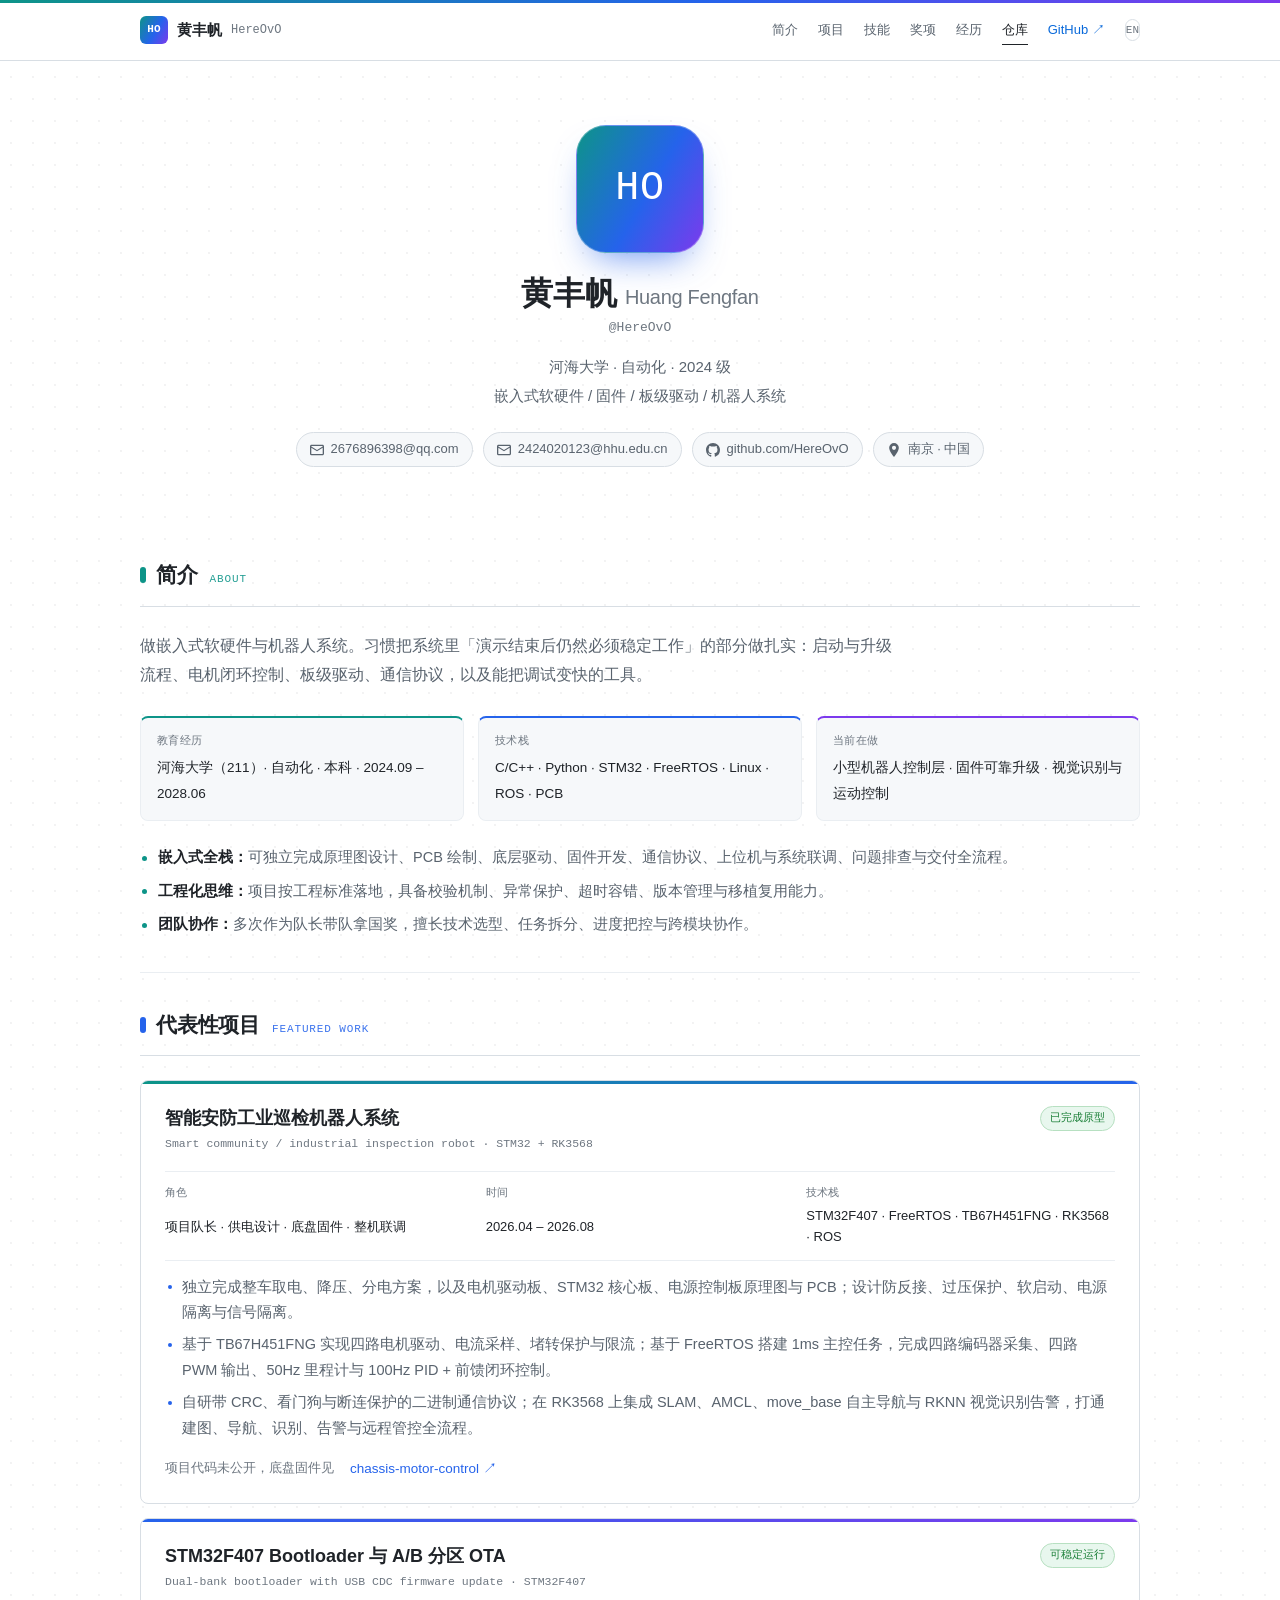
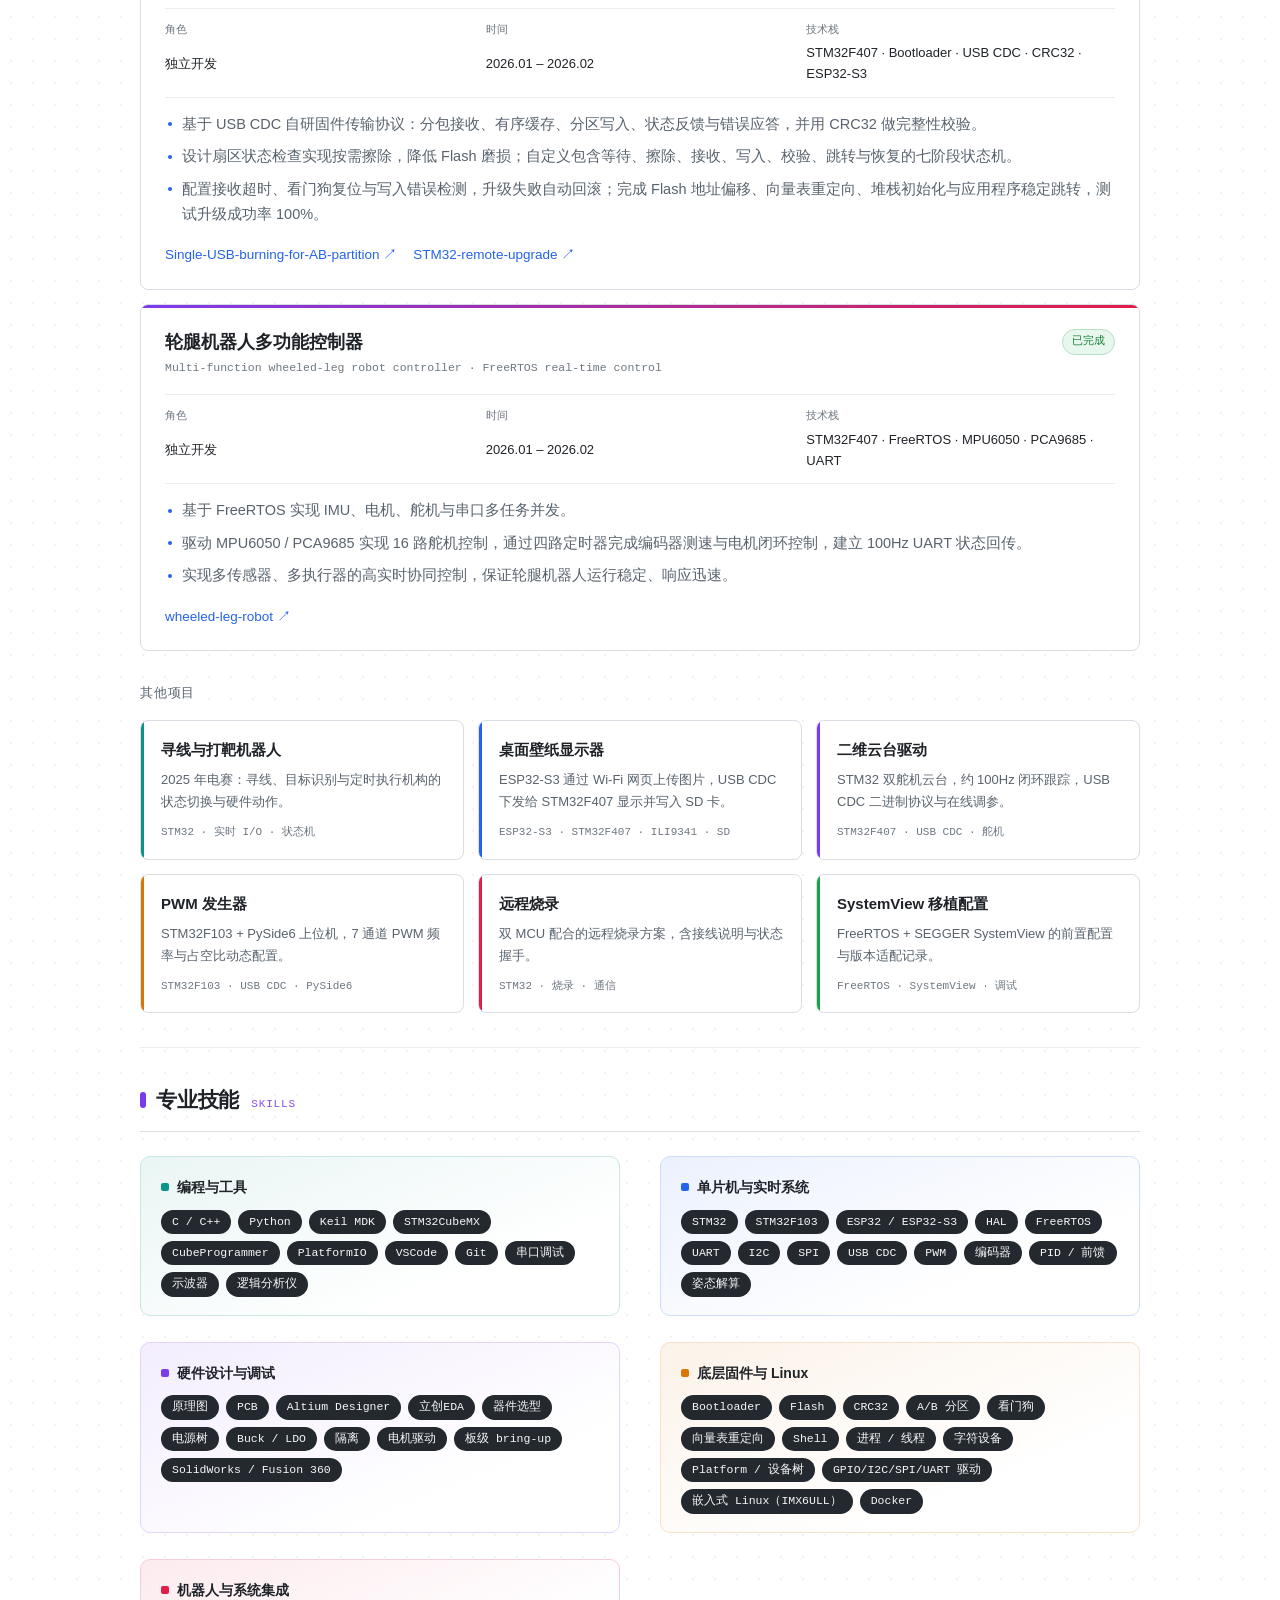
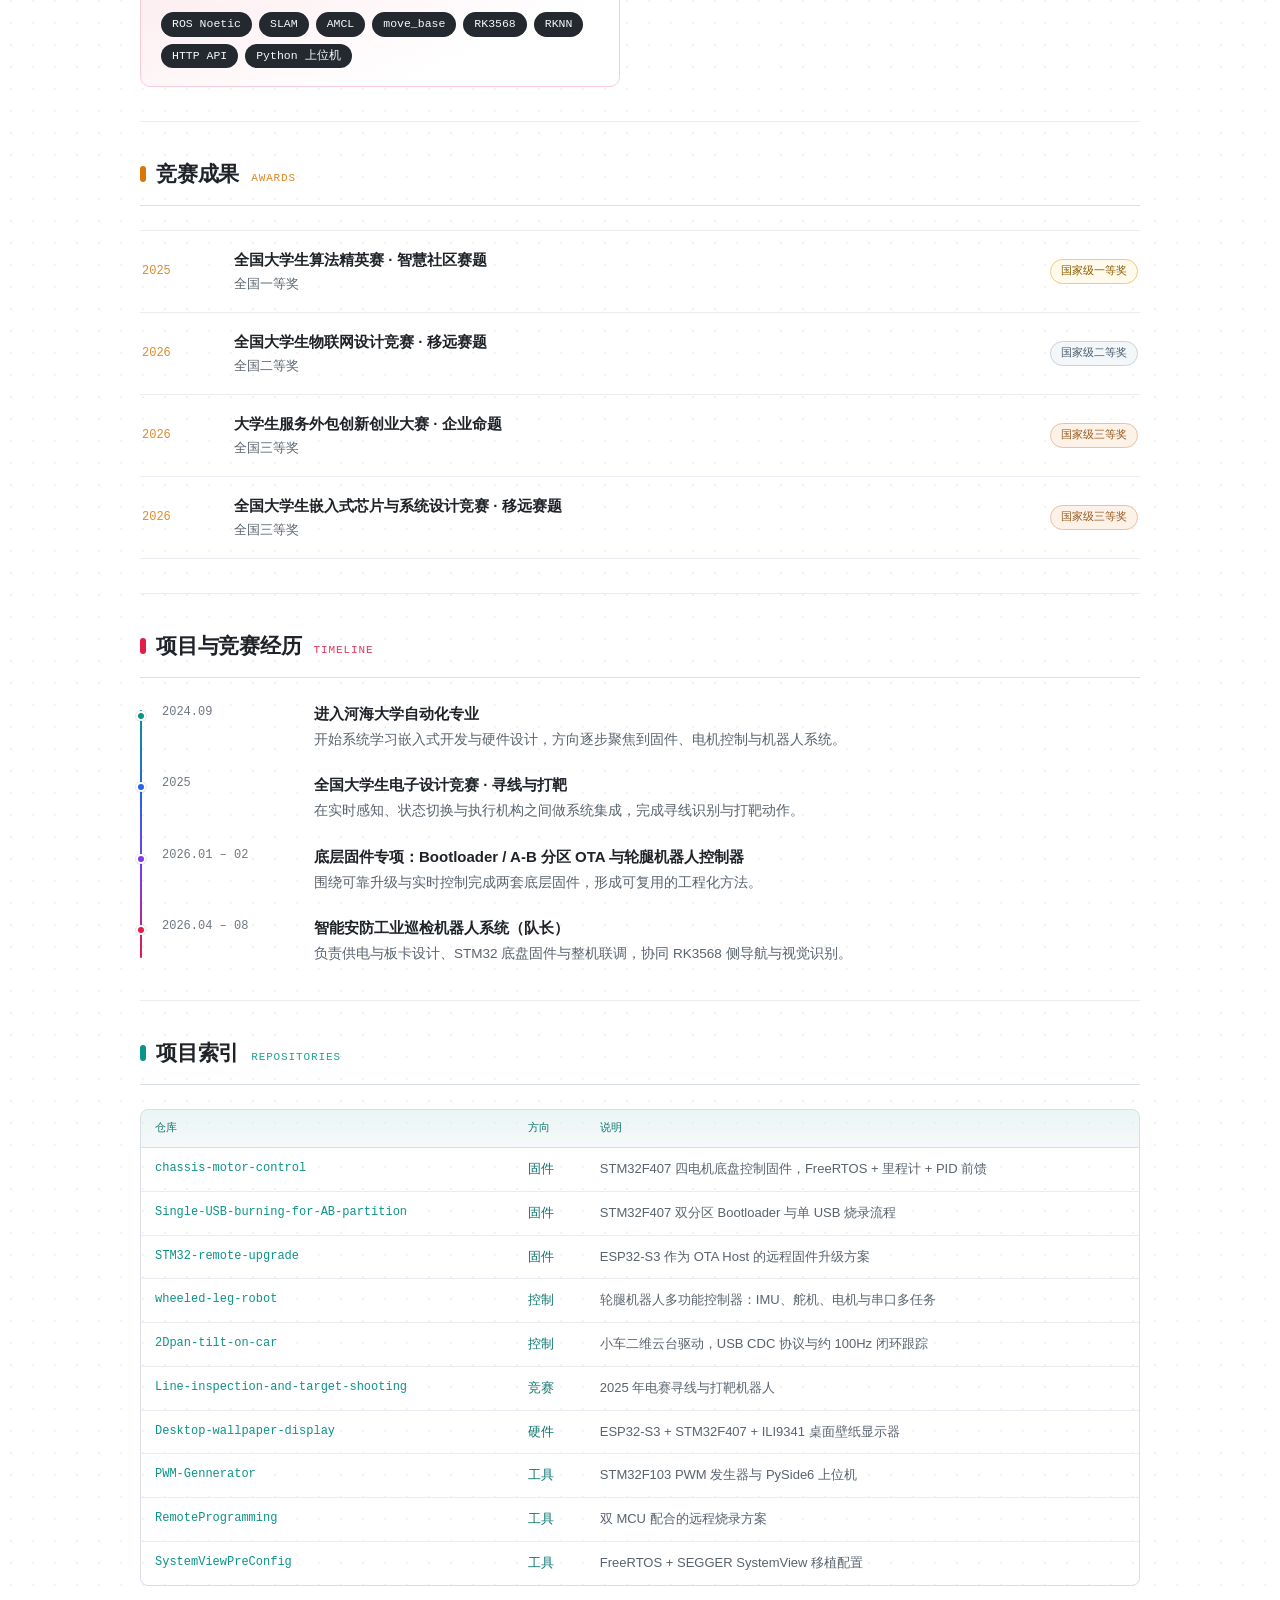
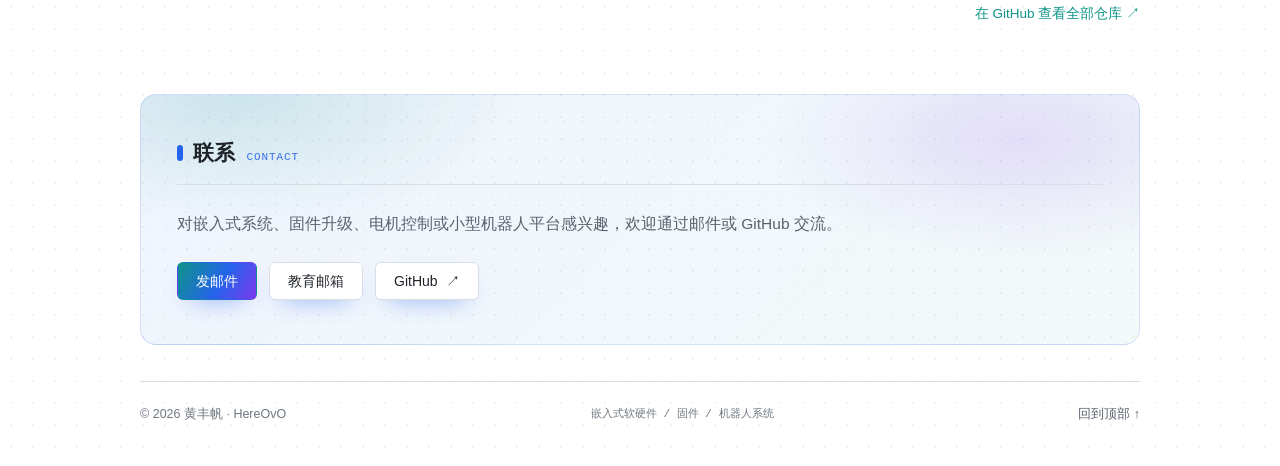
<file: project.html>
<!doctype html>
<html lang="zh-CN">
  <head>
    <meta charset="UTF-8" />
    <meta name="viewport" content="width=device-width, initial-scale=1" />
    <meta http-equiv="refresh" content="0; url=index.html#work" />
    <meta name="robots" content="noindex" />
    <title>页面已迁移 / 黄丰帆</title>
    <link rel="canonical" href="https://hereovo.github.io/#work" />
    <script>
      window.location.replace("index.html#work");
    </script>
    <style>
      body {
        margin: 0;
        display: grid;
        place-items: center;
        min-height: 100vh;
        background: #fff;
        color: #1f2328;
        font-family: -apple-system, "Segoe UI", "Microsoft YaHei", sans-serif;
        font-size: 14px;
      }
      a {
        color: #0969da;
      }
    </style>
  </head>
  <body>
    <p>项目详情已合并到主页，正在跳转…（<a href="index.html#work">点此继续</a>）</p>
  </body>
</html>
</file>
<file: styles.css>
:root {
  --bg: #ffffff;
  --bg-subtle: #f6f8fa;
  --bg-inset: #eef1f4;
  --border: #d8dee4;
  --border-light: #eaeef2;
  --text: #1f2328;
  --muted: #59636e;
  --subtle: #6e7781;
  --accent: #0969da;
  --accent-hover: #0550ae;
  --accent-soft: #ddf4ff;
  --tag-bg: #24292f;
  --tag-text: #f6f8fa;
  --c-teal: #0d9488;
  --c-teal-soft: #e6fffb;
  --c-blue: #2563eb;
  --c-blue-soft: #eaf1ff;
  --c-violet: #7c3aed;
  --c-violet-soft: #f1ecfe;
  --c-amber: #d97706;
  --c-amber-soft: #fff5e6;
  --c-rose: #e11d48;
  --c-rose-soft: #ffeef2;
  --c-green: #16a34a;
  --c-green-soft: #e8f7ee;
  --grad-brand: linear-gradient(120deg, #0d9488, #2563eb 55%, #7c3aed);
  --radius: 8px;
  --font: -apple-system, BlinkMacSystemFont, "Segoe UI", "PingFang SC", "Hiragino Sans GB",
    "Microsoft YaHei", "Noto Sans SC", sans-serif;
  --mono: ui-monospace, SFMono-Regular, "SF Mono", Menlo, Consolas, "Liberation Mono", monospace;
  --max: 1000px;
}

*,
*::before,
*::after {
  box-sizing: border-box;
}

html {
  scroll-behavior: smooth;
  scroll-padding-top: 76px;
}

body {
  margin: 0;
  background:
    radial-gradient(1100px 520px at 8% -10%, rgba(13, 148, 136, 0.16), transparent 62%) no-repeat,
    radial-gradient(950px 480px at 94% -6%, rgba(124, 58, 237, 0.14), transparent 58%) no-repeat,
    radial-gradient(900px 420px at 50% 108%, rgba(37, 99, 235, 0.06), transparent 62%) no-repeat,
    radial-gradient(rgba(31, 35, 40, 0.055) 1px, transparent 1px) 0 0 / 22px 22px repeat,
    #ffffff;
  color: var(--text);
  font-family: var(--font);
  font-size: 15px;
  line-height: 1.75;
  -webkit-font-smoothing: antialiased;
}

h1,
h2,
h3,
h4,
p,
ul,
ol,
dl,
dd {
  margin: 0;
}

ul,
ol {
  padding: 0;
  list-style: none;
}

a {
  color: var(--accent);
  text-decoration: none;
}

a:hover {
  color: var(--accent-hover);
  text-decoration: underline;
}

img {
  max-width: 100%;
  height: auto;
}

:focus-visible {
  outline: 2px solid var(--accent);
  outline-offset: 2px;
}

.skip-link {
  position: absolute;
  left: -9999px;
  top: 0;
  z-index: 100;
  padding: 8px 14px;
  background: var(--tag-bg);
  color: #fff;
}

.skip-link:focus {
  left: 12px;
  top: 12px;
}

/* ---------- 顶栏 ---------- */
.topbar {
  position: sticky;
  top: 0;
  z-index: 50;
  border-bottom: 1px solid var(--border);
  background: rgba(255, 255, 255, 0.92);
  backdrop-filter: saturate(180%) blur(12px);
}

.topbar::before {
  content: "";
  position: absolute;
  inset: 0 0 auto 0;
  height: 3px;
  background: var(--grad-brand);
}

.topbar-inner {
  display: flex;
  align-items: center;
  justify-content: space-between;
  gap: 24px;
  width: min(100% - 40px, var(--max));
  min-height: 60px;
  margin-inline: auto;
}

.topbar-brand {
  display: inline-flex;
  align-items: center;
  gap: 9px;
  color: var(--text);
  font-size: 15px;
  font-weight: 600;
}

.topbar-brand:hover {
  color: var(--text);
  text-decoration: none;
}

.brand-mark {
  display: inline-grid;
  place-items: center;
  width: 28px;
  height: 28px;
  border-radius: 6px;
  background: var(--grad-brand);
  color: #fff;
  font-family: var(--mono);
  font-size: 11px;
  letter-spacing: 0.02em;
}

.brand-handle {
  color: var(--subtle);
  font-family: var(--mono);
  font-size: 12px;
  font-weight: 400;
}

.topnav {
  display: flex;
  align-items: center;
  gap: 20px;
  font-size: 13px;
}

.topnav a {
  color: var(--muted);
  padding: 4px 0;
}

.topnav a:hover,
.topnav a.is-active {
  color: var(--text);
  text-decoration: none;
  box-shadow: inset 0 -1px 0 var(--text);
}

.topnav-github {
  color: var(--accent) !important;
}

.topnav-lang {
  display: inline-flex;
  align-items: center;
  justify-content: center;
  min-height: 22px;
  padding: 0 9px;
  border: 1px solid var(--border);
  border-radius: 999px;
  color: var(--subtle) !important;
  font-family: var(--mono);
  font-size: 11px;
  line-height: 1;
}

.topnav-lang:hover {
  border-color: var(--accent);
  color: var(--accent) !important;
  text-decoration: none;
}

/* ---------- 个人资料 ---------- */
.profile {
  position: relative;
  width: min(100% - 40px, var(--max));
  margin-inline: auto;
  padding: 64px 0 56px;
  text-align: center;
}

.avatar {
  width: 128px;
  height: 128px;
  margin: 0 auto 20px;
  border: 1px solid var(--border);
  border-radius: 50%;
  background: var(--bg-subtle);
}

.avatar-mark {
  display: grid;
  place-items: center;
  border: 1px solid rgba(255, 255, 255, 0.3);
  border-radius: 30px;
  background: var(--grad-brand);
  color: #fff;
  font-family: var(--mono);
  font-size: 40px;
  letter-spacing: 0.02em;
  box-shadow: 0 18px 36px -16px rgba(37, 99, 235, 0.7);
}

.profile h1 {
  font-size: 32px;
  font-weight: 700;
  line-height: 1.3;
  letter-spacing: -0.01em;
}

.h1-en {
  color: var(--subtle);
  font-size: 20px;
  font-weight: 400;
}

.handle {
  margin-top: 2px;
  color: var(--subtle);
  font-family: var(--mono);
  font-size: 13px;
}

.tagline {
  margin-top: 14px;
  color: var(--muted);
  font-size: 15px;
  line-height: 1.9;
}

.profile-links {
  display: flex;
  flex-wrap: wrap;
  justify-content: center;
  gap: 10px;
  margin-top: 22px;
}

.pill {
  display: inline-flex;
  align-items: center;
  gap: 7px;
  padding: 5px 13px;
  border: 1px solid var(--border);
  border-radius: 999px;
  background: var(--bg-subtle);
  color: var(--muted);
  font-size: 13px;
}

.pill:hover {
  border-color: var(--accent);
  background: var(--accent-soft);
  color: var(--accent-hover);
  text-decoration: none;
}

.pill svg {
  width: 14px;
  height: 14px;
  fill: currentColor;
  flex: none;
}

.pill-static {
  cursor: default;
}

/* ---------- 通用 section ---------- */
.section {
  width: min(100% - 40px, var(--max));
  margin-inline: auto;
  padding: 34px 0;
  --accent: var(--c-teal);
}

#about {
  --accent: var(--c-teal);
}

#work {
  --accent: var(--c-blue);
}

#skills {
  --accent: var(--c-violet);
}

#awards {
  --accent: var(--c-amber);
}

#timeline {
  --accent: var(--c-rose);
}

#index {
  --accent: var(--c-teal);
}

#contact {
  --accent: var(--c-blue);
}

.section + .section {
  border-top: 1px solid var(--border-light);
}

.section-head {
  display: flex;
  align-items: baseline;
  gap: 12px;
  padding-bottom: 12px;
  margin-bottom: 24px;
  border-bottom: 1px solid var(--border);
}

.section-head h2::before {
  content: "";
  display: inline-block;
  width: 6px;
  height: 16px;
  margin-right: 10px;
  border-radius: 3px;
  background: var(--accent);
  vertical-align: -1px;
}

.section-head h2 {
  font-size: 21px;
  font-weight: 600;
  letter-spacing: -0.01em;
}

.section-en {
  color: var(--accent);
  font-family: var(--mono);
  font-size: 11px;
  letter-spacing: 0.08em;
  text-transform: uppercase;
  opacity: 0.9;
}

.lede {
  max-width: 760px;
  color: var(--muted);
  font-size: 15.5px;
  line-height: 1.9;
}

/* ---------- 简介 ---------- */
.facts {
  display: grid;
  grid-template-columns: repeat(3, minmax(0, 1fr));
  gap: 14px;
  margin-top: 26px;
}

.fact {
  padding: 14px 16px;
  border: 1px solid var(--border-light);
  border-radius: var(--radius);
  background: var(--bg-subtle);
}

.fact:nth-child(1) {
  border-top: 2px solid var(--c-teal);
}

.fact:nth-child(2) {
  border-top: 2px solid var(--c-blue);
}

.fact:nth-child(3) {
  border-top: 2px solid var(--c-violet);
}

.fact-label {
  display: block;
  margin-bottom: 3px;
  color: var(--subtle);
  font-family: var(--mono);
  font-size: 11px;
  letter-spacing: 0.04em;
}

.fact-value {
  font-size: 13.5px;
  line-height: 1.7;
}

.strengths {
  display: grid;
  gap: 8px;
  margin-top: 24px;
  padding-left: 0;
}

.strengths li {
  position: relative;
  padding-left: 18px;
  color: var(--muted);
  font-size: 14.5px;
}

.strengths li::before {
  content: "";
  position: absolute;
  left: 2px;
  top: 0.72em;
  width: 5px;
  height: 5px;
  border-radius: 50%;
  background: var(--accent);
}

.strengths strong {
  color: var(--text);
  font-weight: 600;
}

/* ---------- 项目 ---------- */
.project {
  position: relative;
  overflow: hidden;
  padding: 24px 24px 22px;
  border: 1px solid var(--border);
  border-radius: var(--radius);
  background: var(--bg);
  transition: border-color 0.15s ease, box-shadow 0.15s ease, transform 0.15s ease;
}

.project::before {
  content: "";
  position: absolute;
  left: 0;
  right: 0;
  top: 0;
  height: 3px;
  background: linear-gradient(90deg, var(--c-teal), var(--c-blue));
}

.project:nth-of-type(2)::before {
  background: linear-gradient(90deg, var(--c-blue), var(--c-violet));
}

.project:nth-of-type(3)::before {
  background: linear-gradient(90deg, var(--c-violet), var(--c-rose));
}

.project + .project {
  margin-top: 14px;
}

.project:hover {
  border-color: var(--c-blue);
  box-shadow: 0 16px 34px -22px rgba(31, 35, 40, 0.55);
  transform: translateY(-2px);
}

.project-head {
  display: flex;
  align-items: center;
  justify-content: space-between;
  gap: 16px;
}

.project h3 {
  font-size: 18px;
  font-weight: 600;
  line-height: 1.45;
}

.project-en {
  margin-top: 3px;
  color: var(--subtle);
  font-family: var(--mono);
  font-size: 11.5px;
}

.status {
  flex: none;
  padding: 2px 9px;
  border: 1px solid var(--border);
  border-radius: 999px;
  color: var(--muted);
  font-family: var(--mono);
  font-size: 11px;
  white-space: nowrap;
}

.status-done {
  border-color: #b7e0c1;
  background: #e8f7ee;
  color: #1a7f37;
}

.project-meta {
  display: grid;
  grid-template-columns: repeat(3, minmax(0, 1fr));
  gap: 12px;
  margin-top: 16px;
  padding: 12px 0;
  border-top: 1px solid var(--border-light);
  border-bottom: 1px solid var(--border-light);
}

.project-meta div {
  display: grid;
  gap: 2px;
  min-width: 0;
}

.project-meta dt {
  color: var(--subtle);
  font-family: var(--mono);
  font-size: 11px;
}

.project-meta dd {
  font-size: 13px;
  line-height: 1.65;
}

.project-points {
  display: grid;
  gap: 7px;
  margin-top: 14px;
}

.project-points li {
  position: relative;
  padding-left: 17px;
  color: var(--muted);
  font-size: 14.5px;
}

.project-points li::before {
  content: "";
  position: absolute;
  left: 3px;
  top: 0.72em;
  width: 4px;
  height: 4px;
  border-radius: 50%;
  background: var(--border);
  background: var(--accent);
}

.project-links {
  display: flex;
  flex-wrap: wrap;
  align-items: center;
  gap: 8px 16px;
  margin-top: 16px;
  font-size: 13.5px;
}

.project-links .note {
  color: var(--subtle);
  font-size: 12.5px;
}

.section-subhead {
  margin: 32px 0 14px;
}

.section-subhead h3 {
  color: var(--muted);
  font-size: 13px;
  font-family: var(--mono);
  font-weight: 500;
  letter-spacing: 0.06em;
  text-transform: uppercase;
}

.card-grid {
  display: grid;
  grid-template-columns: repeat(3, minmax(0, 1fr));
  gap: 14px;
}

.mini-card {
  position: relative;
  display: block;
  overflow: hidden;
  padding: 16px 18px 16px 20px;
  border: 1px solid var(--border);
  border-radius: var(--radius);
  color: var(--text);
  background: var(--bg);
  transition: border-color 0.15s ease, background 0.15s ease, transform 0.15s ease;
}

.mini-card::before {
  content: "";
  position: absolute;
  left: 0;
  top: 0;
  bottom: 0;
  width: 3px;
  background: var(--c-teal);
}

.mini-card:nth-child(2)::before {
  background: var(--c-blue);
}

.mini-card:nth-child(3)::before {
  background: var(--c-violet);
}

.mini-card:nth-child(4)::before {
  background: var(--c-amber);
}

.mini-card:nth-child(5)::before {
  background: var(--c-rose);
}

.mini-card:nth-child(6)::before {
  background: var(--c-green);
}

.mini-card:hover {
  border-color: var(--border);
  background: var(--bg-subtle);
  transform: translateY(-2px);
  text-decoration: none;
}

.mini-card h4 {
  font-size: 15px;
  font-weight: 600;
}

.mini-card p {
  margin-top: 6px;
  color: var(--muted);
  font-size: 13px;
  line-height: 1.7;
}

.mini-tags {
  display: block;
  margin-top: 10px;
  color: var(--subtle);
  font-family: var(--mono);
  font-size: 11px;
}

/* ---------- 技能 ---------- */
.skill-grid {
  display: grid;
  grid-template-columns: repeat(2, minmax(0, 1fr));
  gap: 26px 40px;
}

.skill-group {
  padding: 18px 20px;
  border: 1px solid var(--border-light);
  border-radius: 10px;
  background: var(--bg-subtle);
  --group: var(--c-teal);
}

.skill-grid .skill-group {
  border-color: color-mix(in srgb, var(--group) 22%, #ffffff);
  background: linear-gradient(158deg, color-mix(in srgb, var(--group) 9%, #ffffff), #ffffff 72%);
}

.skill-grid .skill-group:nth-child(2) {
  --group: var(--c-blue);
}

.skill-grid .skill-group:nth-child(3) {
  --group: var(--c-violet);
}

.skill-grid .skill-group:nth-child(4) {
  --group: var(--c-amber);
}

.skill-grid .skill-group:nth-child(5) {
  --group: var(--c-rose);
}

.skill-group h3 {
  display: flex;
  align-items: center;
  gap: 8px;
  margin-bottom: 10px;
  color: var(--text);
  font-size: 14px;
  font-weight: 600;
}

.skill-group h3::before {
  content: "";
  width: 8px;
  height: 8px;
  border-radius: 2px;
  background: var(--group);
  flex: none;
}

.chips {
  display: flex;
  flex-wrap: wrap;
  gap: 7px;
}

.tag {
  display: inline-block;
  padding: 3px 11px;
  border-radius: 999px;
  font-family: var(--mono);
  font-size: 11.5px;
  line-height: 1.6;
  white-space: nowrap;
}

.chips-dark .tag {
  background: var(--tag-bg);
  color: var(--tag-text);
}

/* ---------- 奖项 ---------- */
.award-list {
  display: grid;
  gap: 0;
}

.award {
  display: grid;
  grid-template-columns: 74px minmax(0, 1fr) auto;
  align-items: center;
  gap: 18px;
  padding: 16px 2px;
  border-bottom: 1px solid var(--border-light);
}

.award:first-child {
  border-top: 1px solid var(--border-light);
}

.award-year {
  color: var(--accent);
  font-family: var(--mono);
  font-size: 12px;
  opacity: 0.85;
}

.award-body h3 {
  font-size: 15px;
  font-weight: 600;
}

.award-body p {
  color: var(--muted);
  font-size: 13px;
}

.award-level {
  padding: 2px 10px;
  border: 1px solid #f0d9a8;
  border-radius: 999px;
  background: #fff8e6;
  color: #8a6d1f;
  font-family: var(--mono);
  font-size: 11px;
  white-space: nowrap;
}

.award:nth-child(1) .award-level {
  border-color: #f0cb7d;
  background: #fffaeb;
  color: #8a5a00;
}

.award:nth-child(2) .award-level {
  border-color: #c6d3e0;
  background: #f4f7fa;
  color: #47586a;
}

.award:nth-child(3) .award-level,
.award:nth-child(4) .award-level {
  border-color: #ecc0a0;
  background: #fdf2e8;
  color: #96591f;
}

.award:hover {
  background: rgba(217, 119, 6, 0.05);
}

/* ---------- 时间线 ---------- */
.timeline {
  position: relative;
  display: grid;
  gap: 22px;
  padding-left: 22px;
}

.timeline::before {
  content: "";
  position: absolute;
  left: 0;
  top: 8px;
  bottom: 8px;
  width: 2px;
  border-radius: 2px;
  background: linear-gradient(180deg, var(--c-teal), var(--c-blue), var(--c-violet), var(--c-rose));
}

.timeline li {
  position: relative;
  display: grid;
  grid-template-columns: 132px minmax(0, 1fr);
  gap: 20px;
}

.timeline li::before {
  content: "";
  position: absolute;
  left: -26px;
  top: 9px;
  width: 10px;
  height: 10px;
  border: 2px solid var(--bg);
  border-radius: 50%;
  background: var(--c-teal);
  box-shadow: 0 0 0 1px rgba(31, 35, 40, 0.1);
}

.timeline li:nth-child(2)::before {
  background: var(--c-blue);
}

.timeline li:nth-child(3)::before {
  background: var(--c-violet);
}

.timeline li:nth-child(4)::before {
  background: var(--c-rose);
}

.timeline-date {
  color: var(--subtle);
  font-family: var(--mono);
  font-size: 12px;
  line-height: 1.7;
}

.timeline-body h3 {
  font-size: 15px;
  font-weight: 600;
  line-height: 1.6;
}

.timeline-body p {
  margin-top: 2px;
  color: var(--muted);
  font-size: 13.5px;
}

/* ---------- 表格 ---------- */
.table-wrap {
  overflow-x: auto;
  border: 1px solid var(--border);
  border-radius: var(--radius);
}

.repo-table {
  width: 100%;
  min-width: 640px;
  border-collapse: collapse;
  font-size: 13px;
}

.repo-table th {
  padding: 9px 14px;
  border-bottom: 1px solid var(--border);
  background: linear-gradient(180deg, rgba(13, 148, 136, 0.09), var(--bg-subtle));
  color: #0f766e;
  font-family: var(--mono);
  font-size: 11px;
  font-weight: 500;
  letter-spacing: 0.04em;
  text-align: left;
  white-space: nowrap;
}

.repo-table td {
  padding: 10px 14px;
  border-bottom: 1px solid var(--border-light);
  color: var(--muted);
  vertical-align: top;
}

.repo-table tr:last-child td {
  border-bottom: 0;
}

.repo-table tbody tr:hover {
  background: rgba(13, 148, 136, 0.05);
}

.repo-table td:first-child {
  font-family: var(--mono);
  font-size: 12px;
  white-space: nowrap;
  overflow-wrap: anywhere;
}

.repo-table td:nth-child(2) {
  color: #0f766e;
  white-space: nowrap;
}

.section-tail {
  margin-top: 14px;
  text-align: right;
}

.text-link {
  font-size: 13.5px;
}

/* ---------- 联系 ---------- */
#contact {
  position: relative;
  overflow: hidden;
  margin-top: 34px;
  margin-bottom: 34px;
  padding: 40px 36px 44px;
  border: 1px solid rgba(37, 99, 235, 0.16);
  border-radius: 16px;
  background:
    radial-gradient(420px 200px at 10% 0%, rgba(13, 148, 136, 0.16), transparent 66%),
    radial-gradient(380px 180px at 88% 18%, rgba(124, 58, 237, 0.14), transparent 66%),
    linear-gradient(135deg, rgba(37, 99, 235, 0.07), rgba(13, 148, 136, 0.05));
}

#contact::before {
  content: "";
  position: absolute;
  inset: 0;
  background-image: radial-gradient(rgba(31, 35, 40, 0.07) 1px, transparent 1px);
  background-size: 18px 18px;
  -webkit-mask-image: radial-gradient(ellipse at 25% 0%, #000, transparent 78%);
  mask-image: radial-gradient(ellipse at 25% 0%, #000, transparent 78%);
  pointer-events: none;
}

#contact > * {
  position: relative;
  z-index: 1;
}

.contact-row {
  display: flex;
  flex-wrap: wrap;
  gap: 12px;
  margin-top: 24px;
}

.button {
  display: inline-flex;
  align-items: center;
  gap: 8px;
  min-height: 38px;
  padding: 0 18px;
  border: 1px solid transparent;
  border-radius: 6px;
  background: var(--grad-brand);
  color: #fff;
  font-size: 14px;
  font-weight: 500;
  box-shadow: 0 10px 24px -14px rgba(37, 99, 235, 0.85);
}

.button:hover {
  background: linear-gradient(120deg, #0f766e, #1d4ed8 55%, #6d28d9);
  color: #fff;
  text-decoration: none;
}

.button-ghost {
  border-color: var(--border);
  background: var(--bg);
  color: var(--text);
}

.button-ghost:hover {
  border-color: var(--accent);
  background: var(--accent-soft);
  color: var(--accent-hover);
}

/* ---------- 页脚 ---------- */
.footer {
  display: flex;
  flex-wrap: wrap;
  align-items: center;
  justify-content: space-between;
  gap: 12px;
  width: min(100% - 40px, var(--max));
  margin: 36px auto 0;
  padding: 22px 0 40px;
  border-top: 1px solid var(--border);
  color: var(--subtle);
  font-size: 12.5px;
}

.footer-note {
  font-family: var(--mono);
  font-size: 11px;
}

.footer a {
  color: var(--muted);
}

/* ---------- 响应式 ---------- */
@media (max-width: 860px) {
  .facts,
  .card-grid {
    grid-template-columns: repeat(2, minmax(0, 1fr));
  }

  .facts .fact:last-child {
    grid-column: 1 / -1;
  }

  .skill-grid {
    grid-template-columns: 1fr;
    gap: 22px;
  }

  .project-meta {
    grid-template-columns: 1fr;
    gap: 8px;
  }
}

@media (max-width: 700px) {
  body {
    font-size: 14.5px;
  }

  .topbar-inner {
    flex-wrap: wrap;
    gap: 6px 16px;
    padding: 8px 0;
  }

  .topnav {
    width: 100%;
    gap: 8px 16px;
    overflow-x: auto;
    padding-bottom: 2px;
    font-size: 12.5px;
    scrollbar-width: none;
  }

  .topnav a {
    white-space: nowrap;
  }

  .profile {
    padding: 40px 0 26px;
  }

  .avatar {
    width: 96px;
    height: 96px;
  }

  .avatar-mark {
    border-radius: 24px;
    font-size: 30px;
  }

  .profile h1 {
    font-size: 24px;
  }

  .h1-en {
    display: block;
    font-size: 15px;
  }

  .facts,
  .card-grid {
    grid-template-columns: 1fr;
  }

  .award {
    grid-template-columns: 52px minmax(0, 1fr);
    gap: 10px 12px;
  }

  .award-level {
    grid-column: 2;
    justify-self: start;
  }

  .repo-table {
    min-width: 0;
  }

  .repo-table th:nth-child(2),
  .repo-table td:nth-child(2) {
    display: none;
  }

  .repo-table td:first-child {
    white-space: normal;
    overflow-wrap: anywhere;
  }

  .timeline li {
    grid-template-columns: 1fr;
    gap: 3px;
  }

  .footer {
    flex-direction: column;
    align-items: flex-start;
  }
}

@media (prefers-reduced-motion: reduce) {
  html {
    scroll-behavior: auto;
  }

  *,
  *::before,
  *::after {
    transition-duration: 0.01ms !important;
    animation-duration: 0.01ms !important;
  }
}
</file>
